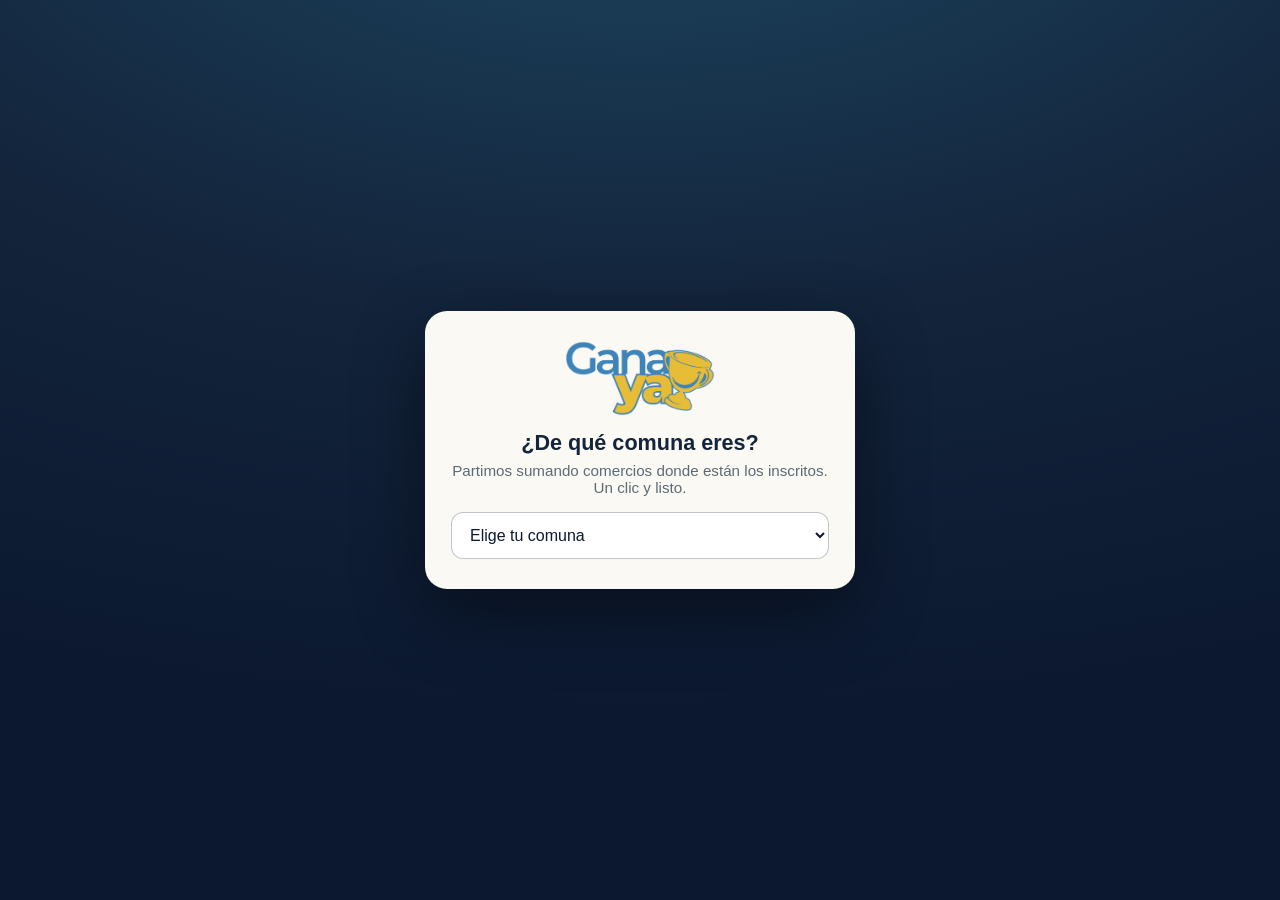
<file: comuna/index.html>
<!doctype html>
<html lang="es">
<head>
  <meta charset="utf-8">
  <meta name="viewport" content="width=device-width, initial-scale=1">
  <title>¿De qué comuna eres? · GanaYa</title>
  <meta name="robots" content="noindex">
  <link rel="icon" href="/assets/favicon.png">
  <style>
    * { box-sizing: border-box; }
    body { font-family: -apple-system, 'Avenir Next', 'Helvetica Neue', Arial, sans-serif; }
    html, body.comuna-page { margin: 0; padding: 0; width: 100%; }
    body.comuna-page { min-height: 100vh; display: flex; align-items: center; justify-content: center;
      padding: 24px; box-sizing: border-box; background: radial-gradient(ellipse 130% 100% at 50% -20%, #1E4763 0%, #13243B 55%, #0B1830 100%); }
    .comuna-card { width: 100%; max-width: 430px; margin: 0 auto; background: #FBF9F4; border-radius: 22px;
      padding: 30px 26px; text-align: center; box-shadow: 0 24px 70px rgba(0,0,0,.45); }
    .comuna-card img { width: 150px; margin: 0 auto 14px; display: block; }
    .comuna-card h1 { font-size: 1.35rem; color: #13243B; margin: 0 0 6px; }
    .comuna-card p { color: #5b6b76; font-size: .95rem; margin: 0 0 16px; }
    .comuna-card select { width: 100%; padding: 13px 14px; border-radius: 12px; font-size: 1rem;
      border: 1.5px solid rgba(11,24,48,.25); background: #fff; color: #0B1830; }
    .comuna-card .gracias { font-weight: 800; color: #13243B; font-size: 1.1rem; margin: 8px 0 4px; }
    .comuna-card a.ig { color: #2C6690; font-weight: 700; text-decoration: none; }
    .comuna-extra { display: none; margin-top: 12px; }
    .comuna-extra.on { display: block; }
    .comuna-extra input { width: 100%; padding: 13px 14px; border-radius: 12px; font-size: 1rem;
      border: 1.5px solid rgba(11,24,48,.25); background: #fff; color: #0B1830; }
    .comuna-extra button, [data-comuna-retry] { width: 100%; margin-top: 10px; padding: 13px 14px; border: 0; cursor: pointer;
      border-radius: 12px; font-size: 1rem; font-weight: 800; background: #13243B; color: #FBF9F4; }
  </style>
</head>
<body class="comuna-page">
  <div class="comuna-card" id="card">
    <img src="/assets/logo.png" alt="GanaYa">
    <h1>¿De qué comuna eres?</h1>
    <p>Partimos sumando comercios donde están los inscritos. Un clic y listo.</p>
    <select id="sel" aria-label="Tu comuna">
      <option value="" selected disabled>Elige tu comuna</option>
    </select>
    <div class="comuna-extra" id="extra">
      <input id="libre" type="text" maxlength="60" autocomplete="address-level2"
             placeholder="¿En qué ciudad o comuna?" aria-label="Tu ciudad o comuna">
      <button id="ok" type="button">Listo</button>
    </div>
    <div id="ts-comuna"></div>
    <p id="error" role="alert" hidden></p>
    <button id="retry" type="button" data-comuna-retry hidden>Reintentar</button>
  </div>
  <script src="/turnstile.js"></script>
  <script>
    const WEBHOOK = "https://script.google.com/macros/s/AKfycbw5A2Q9Q-ErMxAg7B-0aeqeRat_uGgXQkLNxZSRQQPJkv3dSA1fAtoxKQNgXKN3MrMI/exec";
    const COMUNAS = ["Buin","Cerro Navia","Colina","Conchalí","El Bosque","Estación Central",
      "Huechuraba","Independencia","La Cisterna","La Florida","La Granja","La Pintana","La Reina",
      "Lampa","Las Condes","Lo Espejo","Lo Prado","Macul","Maipú","Melipilla","Ñuñoa",
      "Padre Hurtado","Peñalolén","Providencia","Pudahuel","Puente Alto","Quilicura",
      "Quinta Normal","Recoleta","Renca","San Bernardo","San Joaquín","San Miguel",
      "Santiago Centro","Vitacura"];
    const sel = document.getElementById("sel");
    COMUNAS.forEach((c) => { const o = document.createElement("option"); o.value = o.textContent = c; sel.appendChild(o); });
    ["Otra comuna de Santiago", "Fuera de Santiago (regiones)"].forEach((c) => {
      const o = document.createElement("option"); o.value = o.textContent = c; sel.appendChild(o);
    });
    const email = new URLSearchParams(location.search).get("e") || "";
    const extra = document.getElementById("extra");
    const libre = document.getElementById("libre");
    const VAGAS = ["Otra comuna de Santiago", "Fuera de Santiago (regiones)"];

    const error = document.getElementById("error");
    const retry = document.getElementById("retry");
    const ok = document.getElementById("ok");
    // Turnstile (28/09/2026), voir /turnstile.js : sans lui, l'envoi part sans jeton et le webhook tranche.
    const ts = window.GanaYaTurnstile
      ? window.GanaYaTurnstile.crear(document.getElementById("ts-comuna"), "comuna")
      : { jeton: () => Promise.resolve(null), renovar() {} };
    let enviando = false, ultimaComuna = "";
    retry.addEventListener("click", () => enviar(ultimaComuna));

    async function enviar(comuna) {
      if (enviando) return;
      enviando = true;
      ultimaComuna = comuna;
      error.hidden = retry.hidden = true;
      sel.disabled = libre.disabled = ok.disabled = retry.disabled = true;
      try {
        const turnstile = await ts.jeton();
        const res = await fetch(WEBHOOK, {
          method: "POST",
          headers: { "Content-Type": "text/plain;charset=utf-8" },
          body: JSON.stringify(Object.assign({ tipo: "comuna", email, comuna }, turnstile ? { turnstile } : {})),
        });
        if (!res.ok) throw new Error("HTTP " + res.status);
        const resultado = await res.json();
        if (resultado && resultado.error === "captcha") throw new Error("captcha");
        if (!resultado || resultado.ok !== true) throw new Error("Webhook rechazado");
        document.getElementById("card").innerHTML =
        '<img src="/assets/logo.png" alt="GanaYa">' +
        '<p class="gracias">¡Gracias! Eso nos ayuda harto.</p>' +
        '<p>Vamos a partir por las comunas con más inscritos.</p>' +
        '<p><a class="ig" href="https://instagram.com/ganayalatam">Síguenos en Instagram → @ganayalatam</a></p>';
      } catch (e) {
        error.textContent = e && e.message === "captcha"
          ? "No pudimos verificar que eres una persona. Recarga la página e inténtalo de nuevo."
          : "Ups, algo falló. Inténtalo de nuevo.";
        error.hidden = retry.hidden = false;
        // Le jeton est consommé, même refusé : le reintento en demande un neuf.
        ts.renovar();
      } finally {
        enviando = false;
        sel.disabled = libre.disabled = ok.disabled = retry.disabled = false;
      }
    }

    sel.addEventListener("change", () => {
      if (!sel.value) return;
      if (VAGAS.indexOf(sel.value) === -1) { enviar(sel.value); return; }
      extra.classList.add("on");
      libre.focus();
    });

    document.getElementById("ok").addEventListener("click", () => {
      const txt = libre.value.trim();
      enviar(txt ? txt : sel.value);
    });
    libre.addEventListener("keydown", (e) => {
      if (e.key === "Enter") { e.preventDefault(); document.getElementById("ok").click(); }
    });
  </script>
</body>
</html>
</file>
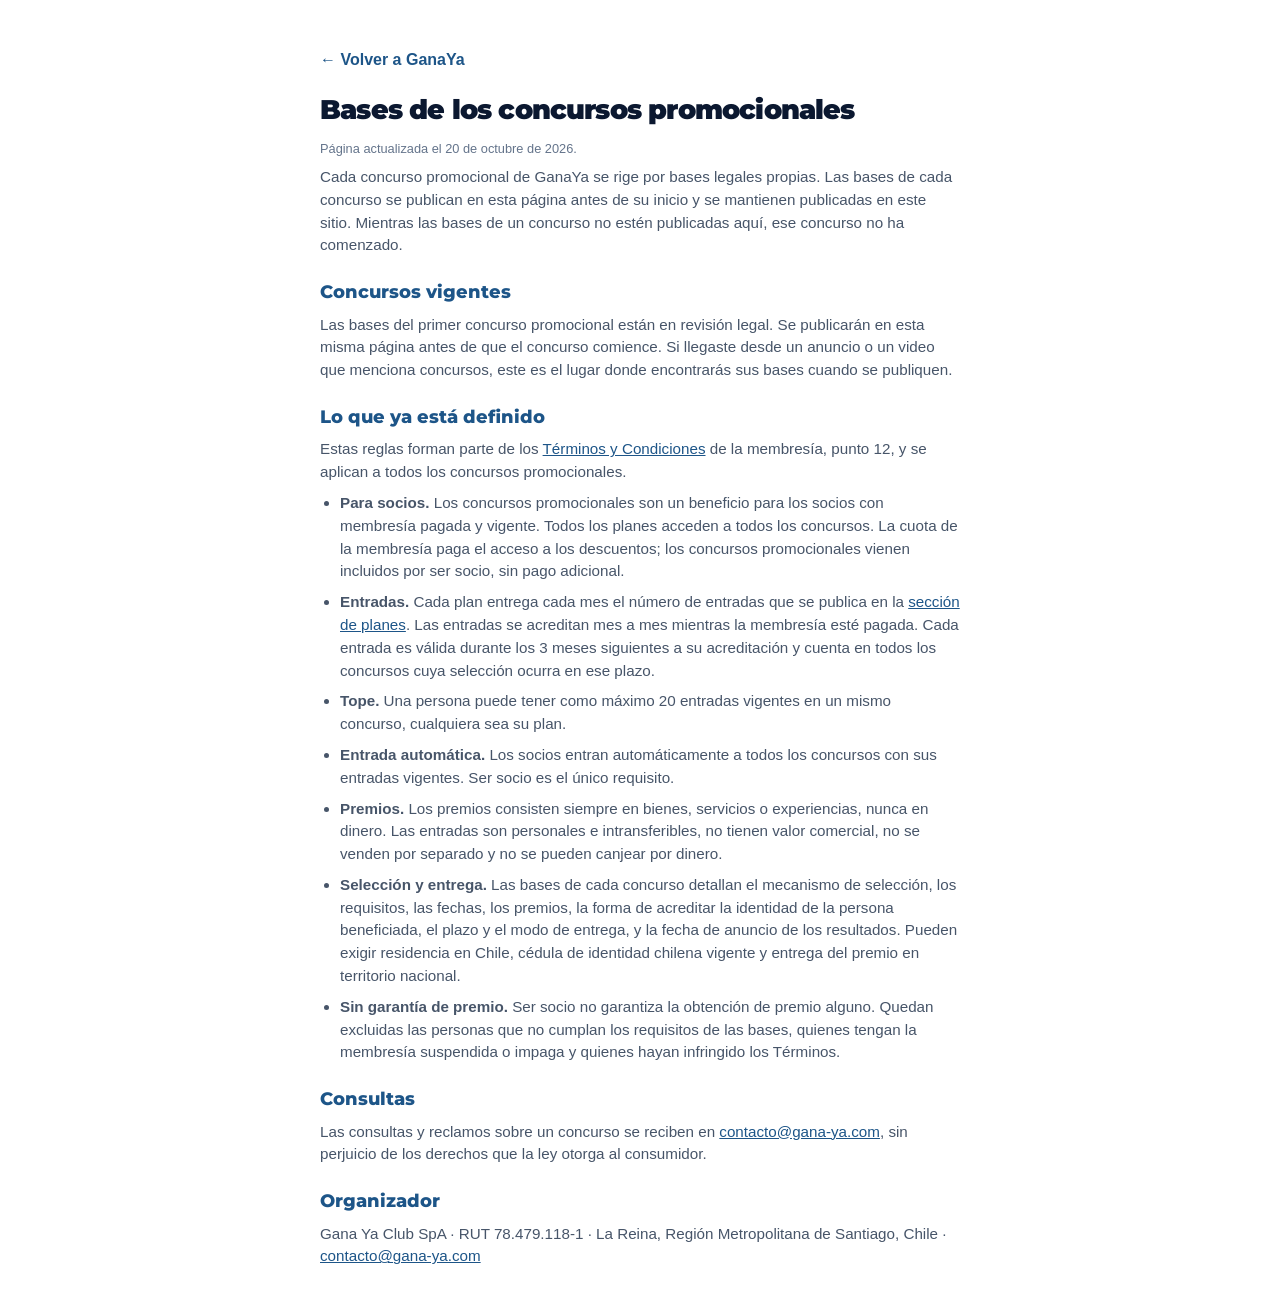
<file: bases.html>
<!doctype html>
<html lang="es-CL">
<head>
  <meta charset="utf-8">
  <meta name="viewport" content="width=device-width, initial-scale=1">
  <title>Bases de los concursos promocionales · GanaYa</title>
  <meta name="description" content="Bases legales de los concursos promocionales de GanaYa, publicadas en esta página antes del inicio de cada concurso.">
  <link rel="icon" type="image/png" sizes="32x32" href="assets/favicon.png">
  <link href="https://fonts.googleapis.com/css2?family=Montserrat:wght@400;700;800&display=swap" rel="stylesheet">
  <link rel="stylesheet" href="styles.css">
</head>
<body>
  <main class="legal">
    <a class="volver" href="index.html">← Volver a GanaYa</a>
    <h1>Bases de los concursos promocionales</h1>
    <p class="fecha">Página actualizada el 20 de octubre de 2026.</p>

    <p>Cada concurso promocional de GanaYa se rige por bases legales propias. Las bases de cada
      concurso se publican en esta página antes de su inicio y se mantienen publicadas en este
      sitio.
      Mientras las bases de un concurso no estén publicadas aquí, ese concurso no ha comenzado.</p>

    <h2>Concursos vigentes</h2>
    <p>Las bases del primer concurso promocional están en revisión legal. Se publicarán en esta
      misma página antes de que el concurso comience. Si llegaste desde un anuncio o un video que menciona concursos, este es el lugar
      donde encontrarás sus bases cuando se publiquen.</p>

    <h2>Lo que ya está definido</h2>
    <p>Estas reglas forman parte de los <a href="terminos.html">Términos y Condiciones</a> de la
      membresía, punto 12, y se aplican a todos los concursos promocionales.</p>
    <ul>
      <li><strong>Para socios.</strong> Los concursos promocionales son un beneficio para los
        socios con membresía pagada y vigente. Todos los planes acceden a todos los concursos. La
        cuota de la membresía paga el acceso a los descuentos; los concursos promocionales vienen
        incluidos por ser socio, sin pago adicional.</li>
      <li><strong>Entradas.</strong> Cada plan entrega cada mes el número de entradas que se
        publica en la <a href="https://app.gana-ya.com/precios">sección de planes</a>. Las
        entradas se acreditan mes a mes mientras la membresía esté pagada. Cada entrada es
        válida durante los 3 meses siguientes a su acreditación y cuenta en todos los concursos
        cuya selección ocurra en ese plazo.</li>
      <li><strong>Tope.</strong> Una persona puede tener como máximo 20 entradas vigentes en un
        mismo concurso, cualquiera sea su plan.</li>
      <li><strong>Entrada automática.</strong> Los socios entran automáticamente a todos los
        concursos con sus entradas vigentes. Ser socio es el único requisito.</li>
      <li><strong>Premios.</strong> Los premios consisten siempre en bienes, servicios o
        experiencias, nunca en dinero. Las entradas son personales e intransferibles, no tienen
        valor comercial, no se venden por separado y no se pueden canjear por dinero.</li>
      <li><strong>Selección y entrega.</strong> Las bases de cada concurso detallan el mecanismo
        de selección, los requisitos, las fechas, los premios, la forma de acreditar la identidad
        de la persona beneficiada, el plazo y el modo de entrega, y la fecha de anuncio de los resultados. Pueden exigir residencia en Chile, cédula de identidad chilena
        vigente y entrega del premio en territorio nacional.</li>
      <li><strong>Sin garantía de premio.</strong> Ser socio no garantiza la obtención de premio
        alguno. Quedan excluidas las personas que no cumplan los requisitos de las bases, quienes
        tengan la membresía suspendida o impaga y quienes hayan infringido los Términos.</li>
    </ul>

    <h2>Consultas</h2>
    <p>Las consultas y reclamos sobre un concurso se reciben en
      <a href="mailto:contacto@gana-ya.com">contacto@gana-ya.com</a>, sin perjuicio de los derechos
      que la ley otorga al consumidor.</p>

    <h2>Organizador</h2>
    <p>Gana Ya Club SpA · RUT 78.479.118-1 · La Reina, Región Metropolitana de Santiago, Chile ·
      <a href="mailto:contacto@gana-ya.com">contacto@gana-ya.com</a></p>
  </main>
</body>
</html>
</file>
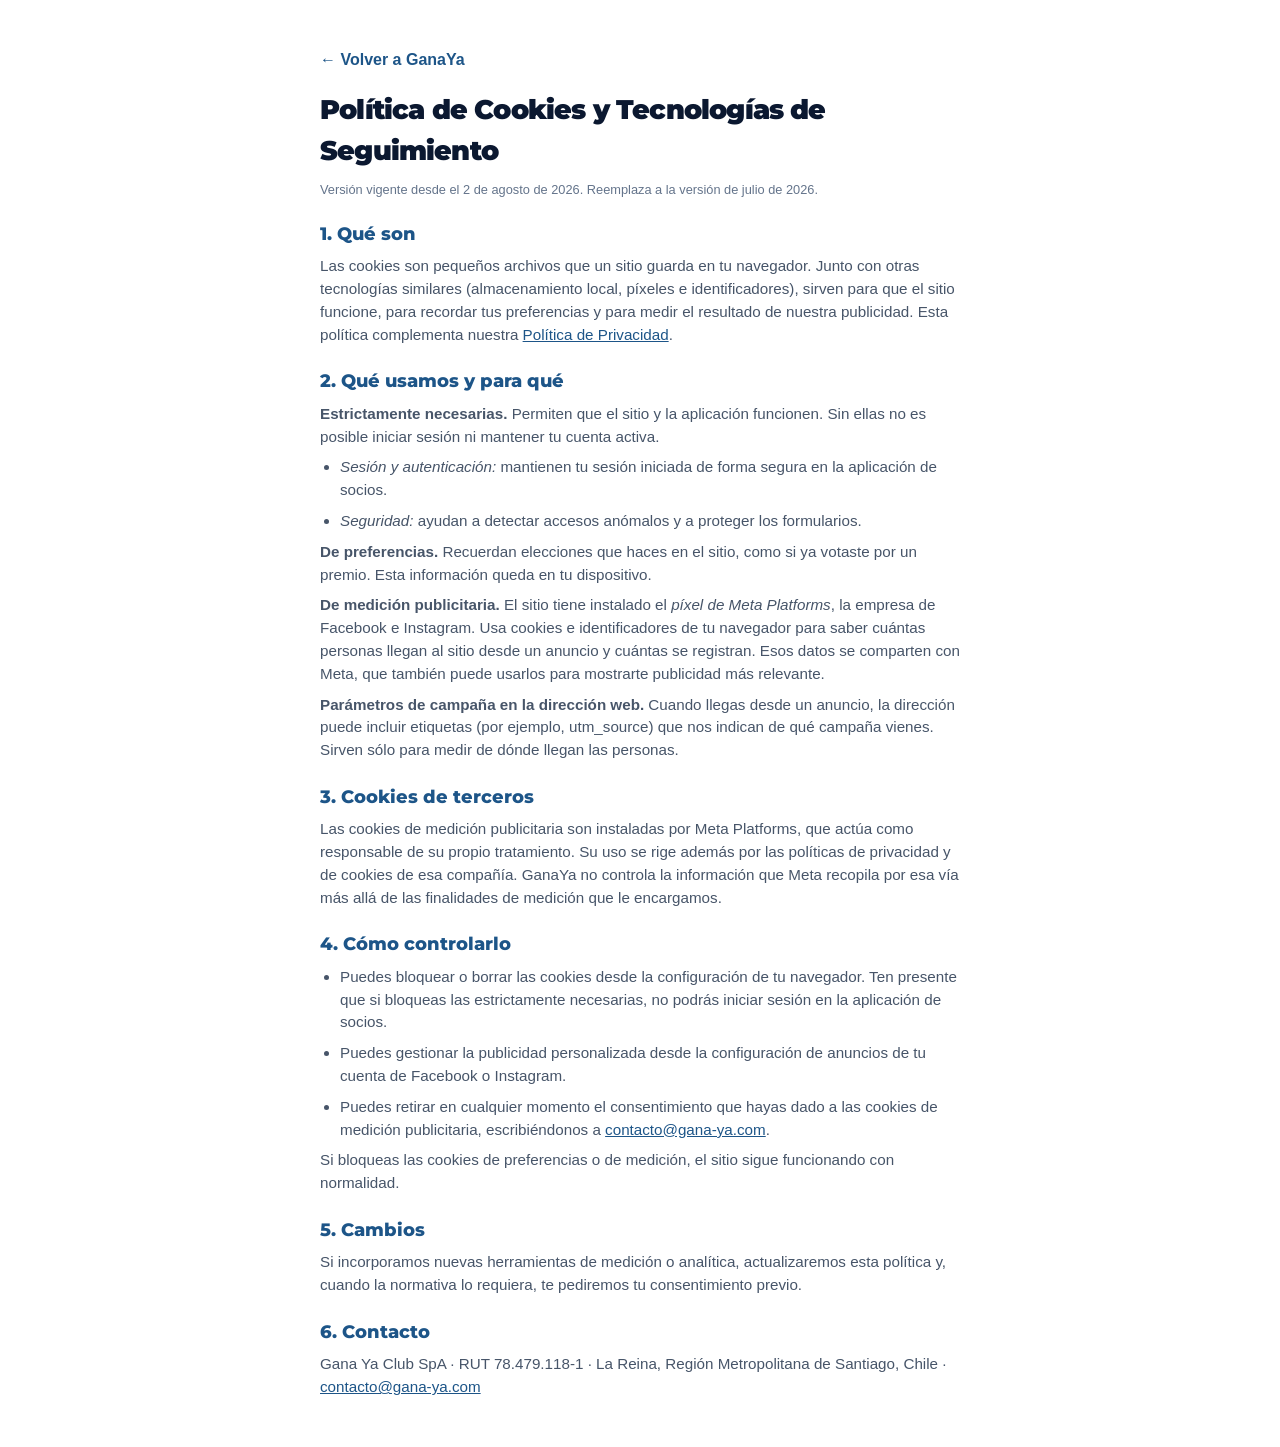
<file: cookies.html>
<!doctype html>
<html lang="es-CL">
<head>
  <meta charset="utf-8">
  <meta name="viewport" content="width=device-width, initial-scale=1">
  <title>Política de Cookies · GanaYa</title>
  <meta name="robots" content="noindex">
  <link rel="icon" type="image/png" sizes="32x32" href="assets/favicon.png">
  <link href="https://fonts.googleapis.com/css2?family=Montserrat:wght@400;700;800&display=swap" rel="stylesheet">
  <link rel="stylesheet" href="styles.css">
</head>
<body>
  <main class="legal">
    <a class="volver" href="index.html">← Volver a GanaYa</a>
    <h1>Política de Cookies y Tecnologías de Seguimiento</h1>
    <p class="fecha">Versión vigente desde el 2 de agosto de 2026. Reemplaza a la versión de julio de 2026.</p>

    <h2>1. Qué son</h2>
    <p>Las cookies son pequeños archivos que un sitio guarda en tu navegador. Junto con
      otras tecnologías similares (almacenamiento local, píxeles e identificadores), sirven
      para que el sitio funcione, para recordar tus preferencias y para medir el resultado
      de nuestra publicidad. Esta política complementa nuestra
      <a href="privacidad.html">Política de Privacidad</a>.</p>

    <h2>2. Qué usamos y para qué</h2>
    <p><strong>Estrictamente necesarias.</strong> Permiten que el sitio y la aplicación
      funcionen. Sin ellas no es posible iniciar sesión ni mantener tu cuenta activa.</p>
    <ul>
      <li><em>Sesión y autenticación:</em> mantienen tu sesión iniciada de forma segura en la
        aplicación de socios.</li>
      <li><em>Seguridad:</em> ayudan a detectar accesos anómalos y a proteger los formularios.</li>
    </ul>
    <p><strong>De preferencias.</strong> Recuerdan elecciones que haces en el sitio, como si
      ya votaste por un premio. Esta información queda en tu dispositivo.</p>
    <p><strong>De medición publicitaria.</strong> El sitio tiene instalado el
      <em>píxel de Meta Platforms</em>, la empresa de Facebook e Instagram. Usa cookies e
      identificadores de tu navegador para saber cuántas personas llegan al sitio desde un
      anuncio y cuántas se registran. Esos datos se comparten con Meta, que también puede
      usarlos para mostrarte publicidad más relevante.</p>
    <p><strong>Parámetros de campaña en la dirección web.</strong> Cuando llegas desde un
      anuncio, la dirección puede incluir etiquetas (por ejemplo, utm_source) que nos
      indican de qué campaña vienes. Sirven sólo para medir de dónde llegan las personas.</p>

    <h2>3. Cookies de terceros</h2>
    <p>Las cookies de medición publicitaria son instaladas por Meta Platforms, que actúa como
      responsable de su propio tratamiento. Su uso se rige además por las políticas de
      privacidad y de cookies de esa compañía. GanaYa no controla la información que Meta
      recopila por esa vía más allá de las finalidades de medición que le encargamos.</p>

    <h2>4. Cómo controlarlo</h2>
    <ul>
      <li>Puedes bloquear o borrar las cookies desde la configuración de tu navegador. Ten
        presente que si bloqueas las estrictamente necesarias, no podrás iniciar sesión en la
        aplicación de socios.</li>
      <li>Puedes gestionar la publicidad personalizada desde la configuración de anuncios de
        tu cuenta de Facebook o Instagram.</li>
      <li>Puedes retirar en cualquier momento el consentimiento que hayas dado a las cookies
        de medición publicitaria, escribiéndonos a
        <a href="mailto:contacto@gana-ya.com">contacto@gana-ya.com</a>.</li>
    </ul>
    <p>Si bloqueas las cookies de preferencias o de medición, el sitio sigue funcionando con
      normalidad.</p>

    <h2>5. Cambios</h2>
    <p>Si incorporamos nuevas herramientas de medición o analítica, actualizaremos esta
      política y, cuando la normativa lo requiera, te pediremos tu consentimiento previo.</p>

    <h2>6. Contacto</h2>
    <p>Gana Ya Club SpA · RUT 78.479.118-1 · La Reina, Región Metropolitana de Santiago, Chile ·
      <a href="mailto:contacto@gana-ya.com">contacto@gana-ya.com</a></p>
  </main>
</body>
</html>
</file>
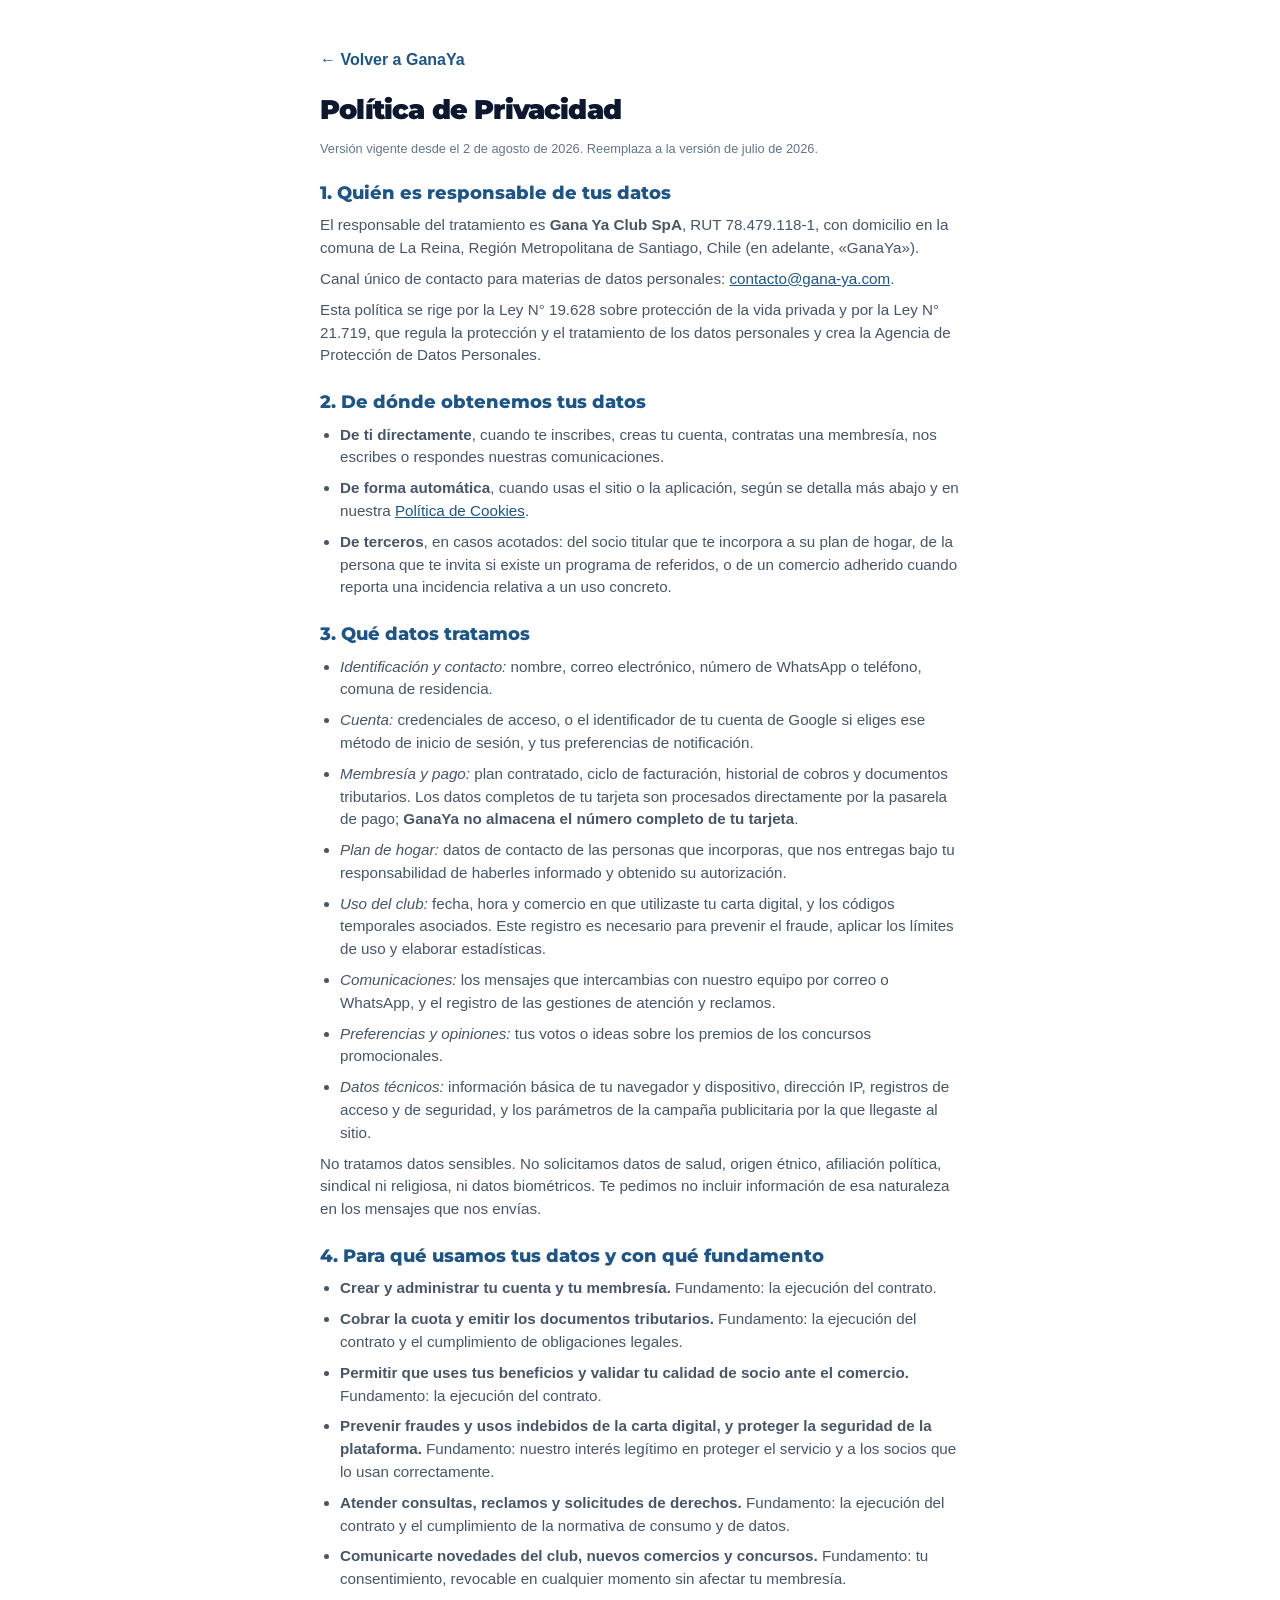
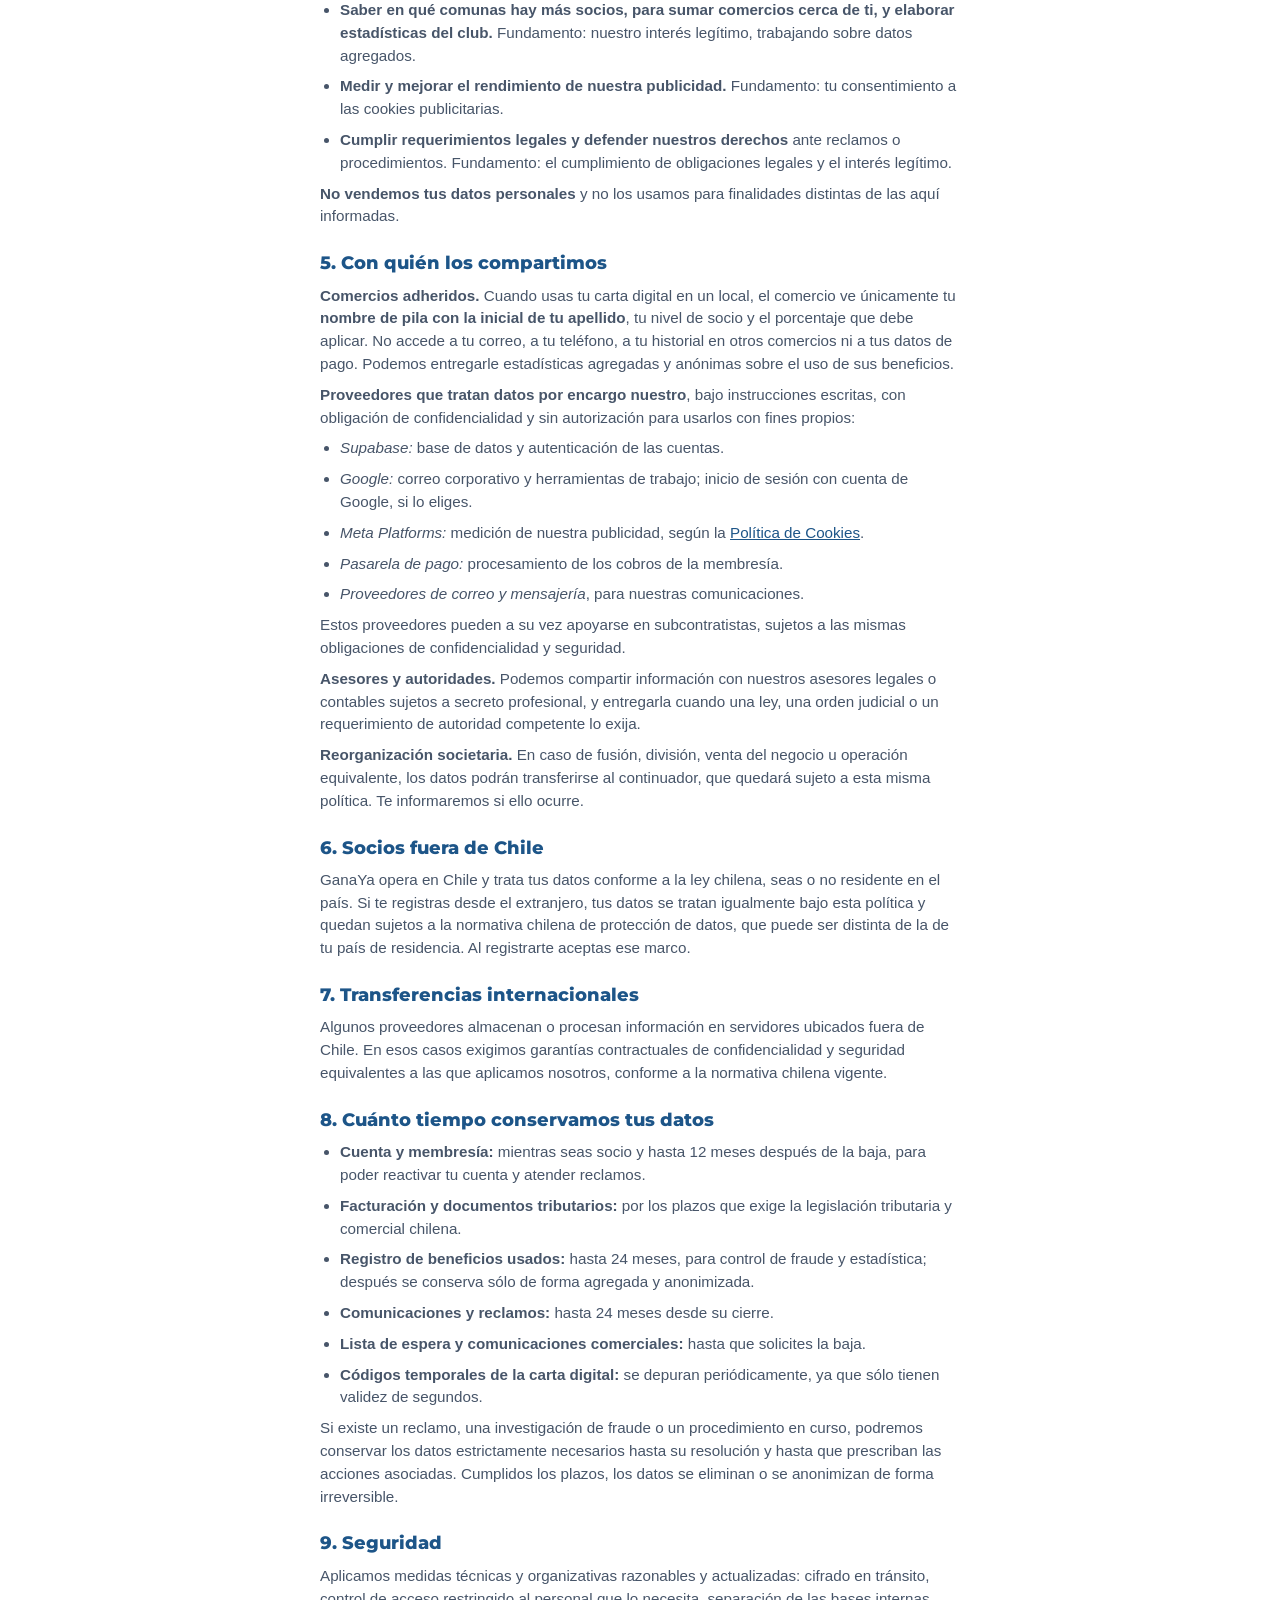
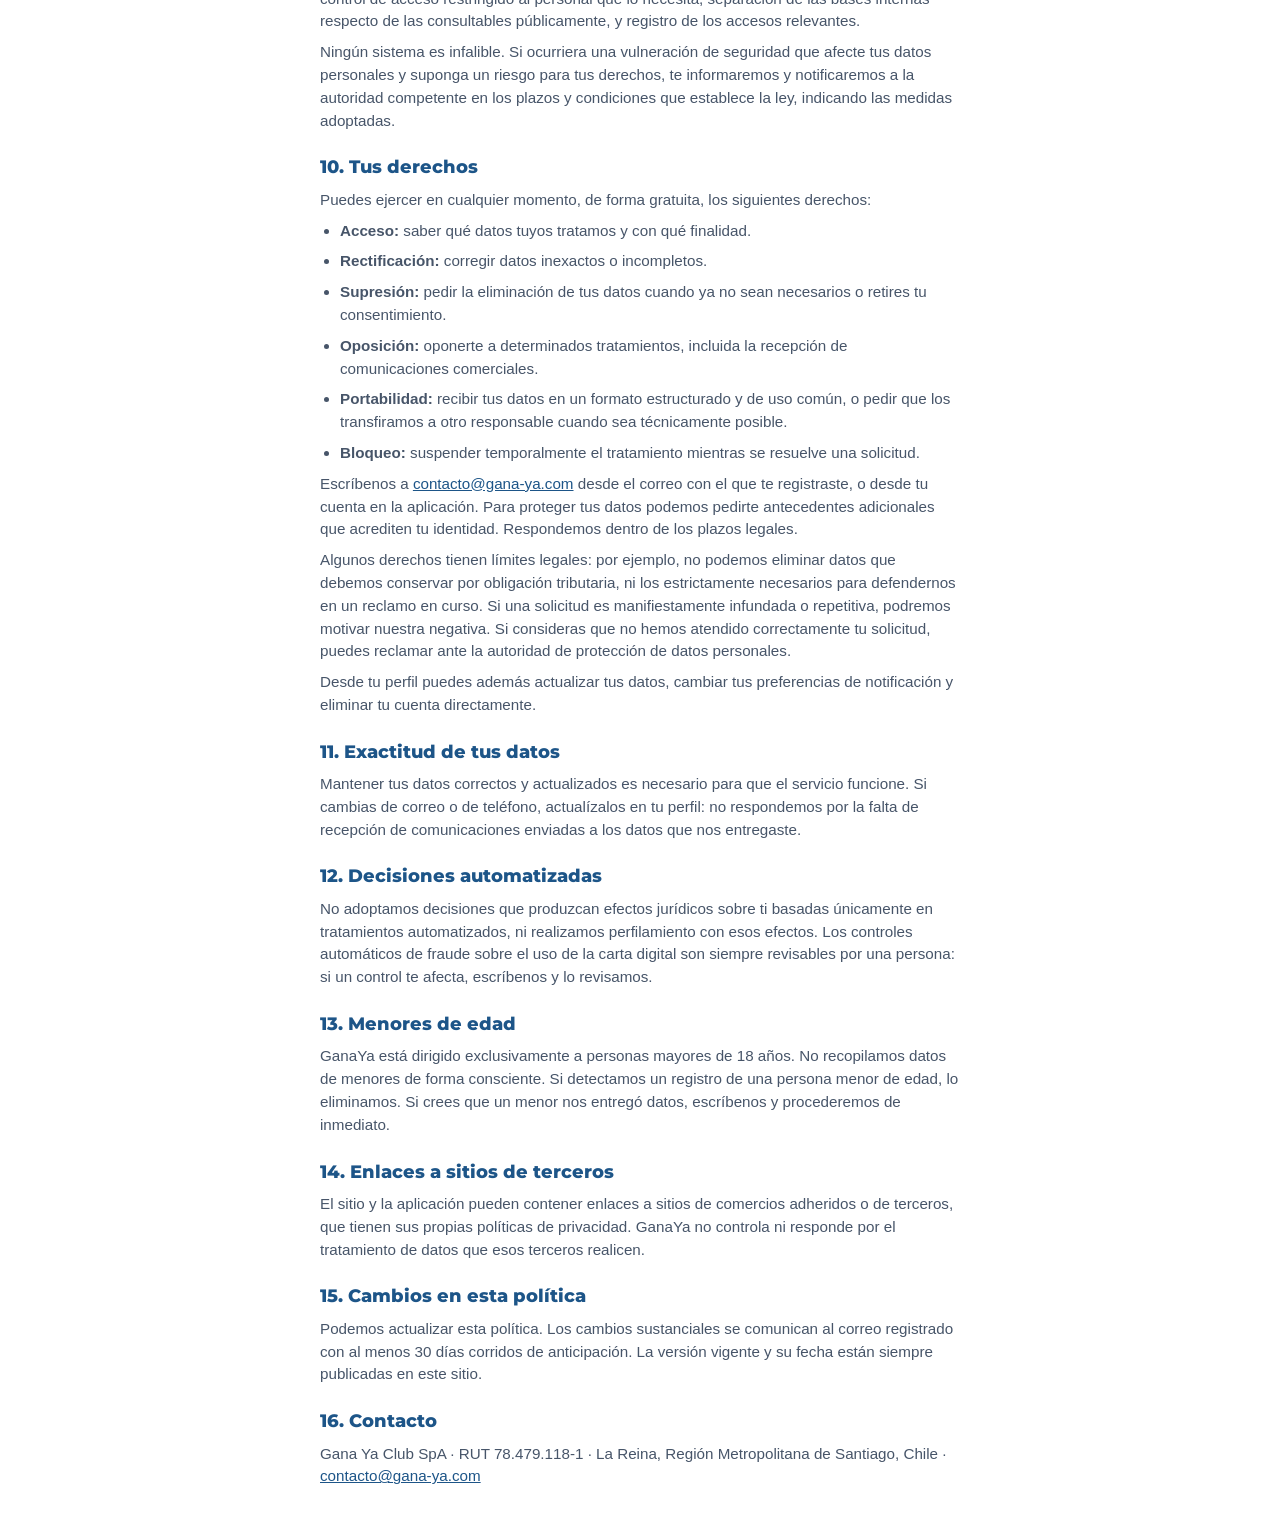
<file: privacidad.html>
<!doctype html>
<html lang="es-CL">
<head>
  <meta charset="utf-8">
  <meta name="viewport" content="width=device-width, initial-scale=1">
  <title>Política de Privacidad · GanaYa</title>
  <meta name="robots" content="noindex">
  <link rel="icon" type="image/png" sizes="32x32" href="assets/favicon.png">
  <link href="https://fonts.googleapis.com/css2?family=Montserrat:wght@400;700;800&display=swap" rel="stylesheet">
  <link rel="stylesheet" href="styles.css">
</head>
<body>
  <main class="legal">
    <a class="volver" href="index.html">← Volver a GanaYa</a>
    <h1>Política de Privacidad</h1>
    <p class="fecha">Versión vigente desde el 2 de agosto de 2026. Reemplaza a la versión de julio de 2026.</p>

    <h2>1. Quién es responsable de tus datos</h2>
    <p>El responsable del tratamiento es <strong>Gana Ya Club SpA</strong>,
      RUT 78.479.118-1, con domicilio en la comuna de La Reina, Región Metropolitana de Santiago, Chile
      (en adelante, «GanaYa»).</p>
    <p>Canal único de contacto para materias de datos personales:
      <a href="mailto:contacto@gana-ya.com">contacto@gana-ya.com</a>.</p>
    <p>Esta política se rige por la Ley N° 19.628 sobre protección de la vida privada y por la
      Ley N° 21.719, que regula la protección y el tratamiento de los datos personales y crea
      la Agencia de Protección de Datos Personales.</p>

    <h2>2. De dónde obtenemos tus datos</h2>
    <ul>
      <li><strong>De ti directamente</strong>, cuando te inscribes, creas tu cuenta, contratas
        una membresía, nos escribes o respondes nuestras comunicaciones.</li>
      <li><strong>De forma automática</strong>, cuando usas el sitio o la aplicación, según se
        detalla más abajo y en nuestra <a href="cookies.html">Política de Cookies</a>.</li>
      <li><strong>De terceros</strong>, en casos acotados: del socio titular que te incorpora
        a su plan de hogar, de la persona que te invita si existe un programa de referidos, o
        de un comercio adherido cuando reporta una incidencia relativa a un uso concreto.</li>
    </ul>

    <h2>3. Qué datos tratamos</h2>
    <ul>
      <li><em>Identificación y contacto:</em> nombre, correo electrónico, número de WhatsApp o
        teléfono, comuna de residencia.</li>
      <li><em>Cuenta:</em> credenciales de acceso, o el identificador de tu cuenta de Google si
        eliges ese método de inicio de sesión, y tus preferencias de notificación.</li>
      <li><em>Membresía y pago:</em> plan contratado, ciclo de facturación, historial de cobros
        y documentos tributarios. Los datos completos de tu tarjeta son procesados directamente
        por la pasarela de pago; <strong>GanaYa no almacena el número completo de tu
        tarjeta</strong>.</li>
      <li><em>Plan de hogar:</em> datos de contacto de las personas que incorporas, que nos
        entregas bajo tu responsabilidad de haberles informado y obtenido su autorización.</li>
      <li><em>Uso del club:</em> fecha, hora y comercio en que utilizaste tu carta digital, y
        los códigos temporales asociados. Este registro es necesario para prevenir el fraude,
        aplicar los límites de uso y elaborar estadísticas.</li>
      <li><em>Comunicaciones:</em> los mensajes que intercambias con nuestro equipo por correo
        o WhatsApp, y el registro de las gestiones de atención y reclamos.</li>
      <li><em>Preferencias y opiniones:</em> tus votos o ideas sobre los premios de los
        concursos promocionales.</li>
      <li><em>Datos técnicos:</em> información básica de tu navegador y dispositivo, dirección
        IP, registros de acceso y de seguridad, y los parámetros de la campaña publicitaria por
        la que llegaste al sitio.</li>
    </ul>
    <p>No tratamos datos sensibles. No solicitamos datos de salud, origen étnico, afiliación
      política, sindical ni religiosa, ni datos biométricos. Te pedimos no incluir información
      de esa naturaleza en los mensajes que nos envías.</p>

    <h2>4. Para qué usamos tus datos y con qué fundamento</h2>
    <ul>
      <li><strong>Crear y administrar tu cuenta y tu membresía.</strong> Fundamento: la
        ejecución del contrato.</li>
      <li><strong>Cobrar la cuota y emitir los documentos tributarios.</strong> Fundamento: la
        ejecución del contrato y el cumplimiento de obligaciones legales.</li>
      <li><strong>Permitir que uses tus beneficios y validar tu calidad de socio ante el
        comercio.</strong> Fundamento: la ejecución del contrato.</li>
      <li><strong>Prevenir fraudes y usos indebidos de la carta digital, y proteger la
        seguridad de la plataforma.</strong> Fundamento: nuestro interés legítimo en proteger
        el servicio y a los socios que lo usan correctamente.</li>
      <li><strong>Atender consultas, reclamos y solicitudes de derechos.</strong> Fundamento: la
        ejecución del contrato y el cumplimiento de la normativa de consumo y de datos.</li>
      <li><strong>Comunicarte novedades del club, nuevos comercios y concursos.</strong>
        Fundamento: tu consentimiento, revocable en cualquier momento sin afectar tu
        membresía.</li>
      <li><strong>Saber en qué comunas hay más socios, para sumar comercios cerca de ti, y
        elaborar estadísticas del club.</strong> Fundamento: nuestro interés legítimo,
        trabajando sobre datos agregados.</li>
      <li><strong>Medir y mejorar el rendimiento de nuestra publicidad.</strong> Fundamento: tu
        consentimiento a las cookies publicitarias.</li>
      <li><strong>Cumplir requerimientos legales y defender nuestros derechos</strong> ante
        reclamos o procedimientos. Fundamento: el cumplimiento de obligaciones legales y el
        interés legítimo.</li>
    </ul>
    <p><strong>No vendemos tus datos personales</strong> y no los usamos para finalidades
      distintas de las aquí informadas.</p>

    <h2>5. Con quién los compartimos</h2>
    <p><strong>Comercios adheridos.</strong> Cuando usas tu carta digital en un local, el
      comercio ve únicamente tu <strong>nombre de pila con la inicial de tu apellido</strong>,
      tu nivel de socio y el porcentaje que debe aplicar. No accede a tu correo, a tu teléfono,
      a tu historial en otros comercios ni a tus datos de pago. Podemos entregarle estadísticas
      agregadas y anónimas sobre el uso de sus beneficios.</p>
    <p><strong>Proveedores que tratan datos por encargo nuestro</strong>, bajo instrucciones
      escritas, con obligación de confidencialidad y sin autorización para usarlos con fines
      propios:</p>
    <ul>
      <li><em>Supabase:</em> base de datos y autenticación de las cuentas.</li>
      <li><em>Google:</em> correo corporativo y herramientas de trabajo; inicio de sesión con
        cuenta de Google, si lo eliges.</li>
      <li><em>Meta Platforms:</em> medición de nuestra publicidad, según la
        <a href="cookies.html">Política de Cookies</a>.</li>
      <li><em>Pasarela de pago:</em> procesamiento de los cobros de la membresía.</li>
      <li><em>Proveedores de correo y mensajería</em>, para nuestras comunicaciones.</li>
    </ul>
    <p>Estos proveedores pueden a su vez apoyarse en subcontratistas, sujetos a las mismas
      obligaciones de confidencialidad y seguridad.</p>
    <p><strong>Asesores y autoridades.</strong> Podemos compartir información con nuestros
      asesores legales o contables sujetos a secreto profesional, y entregarla cuando una ley,
      una orden judicial o un requerimiento de autoridad competente lo exija.</p>
    <p><strong>Reorganización societaria.</strong> En caso de fusión, división, venta del
      negocio u operación equivalente, los datos podrán transferirse al continuador, que quedará
      sujeto a esta misma política. Te informaremos si ello ocurre.</p>

    <h2>6. Socios fuera de Chile</h2>
    <p>GanaYa opera en Chile y trata tus datos conforme a la ley chilena, seas o no residente
      en el país. Si te registras desde el extranjero, tus datos se tratan igualmente bajo esta
      política y quedan sujetos a la normativa chilena de protección de datos, que puede ser
      distinta de la de tu país de residencia. Al registrarte aceptas ese marco.</p>

    <h2>7. Transferencias internacionales</h2>
    <p>Algunos proveedores almacenan o procesan información en servidores ubicados fuera de
      Chile. En esos casos exigimos garantías contractuales de confidencialidad y seguridad
      equivalentes a las que aplicamos nosotros, conforme a la normativa chilena vigente.</p>

    <h2>8. Cuánto tiempo conservamos tus datos</h2>
    <ul>
      <li><strong>Cuenta y membresía:</strong> mientras seas socio y hasta 12 meses después de
        la baja, para poder reactivar tu cuenta y atender reclamos.</li>
      <li><strong>Facturación y documentos tributarios:</strong> por los plazos que exige la
        legislación tributaria y comercial chilena.</li>
      <li><strong>Registro de beneficios usados:</strong> hasta 24 meses, para control de fraude
        y estadística; después se conserva sólo de forma agregada y anonimizada.</li>
      <li><strong>Comunicaciones y reclamos:</strong> hasta 24 meses desde su cierre.</li>
      <li><strong>Lista de espera y comunicaciones comerciales:</strong> hasta que solicites la
        baja.</li>
      <li><strong>Códigos temporales de la carta digital:</strong> se depuran periódicamente,
        ya que sólo tienen validez de segundos.</li>
    </ul>
    <p>Si existe un reclamo, una investigación de fraude o un procedimiento en curso, podremos
      conservar los datos estrictamente necesarios hasta su resolución y hasta que prescriban
      las acciones asociadas. Cumplidos los plazos, los datos se eliminan o se anonimizan de
      forma irreversible.</p>

    <h2>9. Seguridad</h2>
    <p>Aplicamos medidas técnicas y organizativas razonables y actualizadas: cifrado en
      tránsito, control de acceso restringido al personal que lo necesita, separación de las
      bases internas respecto de las consultables públicamente, y registro de los accesos
      relevantes.</p>
    <p>Ningún sistema es infalible. Si ocurriera una vulneración de seguridad que afecte tus
      datos personales y suponga un riesgo para tus derechos, te informaremos y notificaremos a
      la autoridad competente en los plazos y condiciones que establece la ley, indicando las
      medidas adoptadas.</p>

    <h2>10. Tus derechos</h2>
    <p>Puedes ejercer en cualquier momento, de forma gratuita, los siguientes derechos:</p>
    <ul>
      <li><strong>Acceso:</strong> saber qué datos tuyos tratamos y con qué finalidad.</li>
      <li><strong>Rectificación:</strong> corregir datos inexactos o incompletos.</li>
      <li><strong>Supresión:</strong> pedir la eliminación de tus datos cuando ya no sean
        necesarios o retires tu consentimiento.</li>
      <li><strong>Oposición:</strong> oponerte a determinados tratamientos, incluida la
        recepción de comunicaciones comerciales.</li>
      <li><strong>Portabilidad:</strong> recibir tus datos en un formato estructurado y de uso
        común, o pedir que los transfiramos a otro responsable cuando sea técnicamente
        posible.</li>
      <li><strong>Bloqueo:</strong> suspender temporalmente el tratamiento mientras se resuelve
        una solicitud.</li>
    </ul>
    <p>Escríbenos a <a href="mailto:contacto@gana-ya.com">contacto@gana-ya.com</a> desde el
      correo con el que te registraste, o desde tu cuenta en la aplicación. Para proteger tus
      datos podemos pedirte antecedentes adicionales que acrediten tu identidad. Respondemos
      dentro de los plazos legales.</p>
    <p>Algunos derechos tienen límites legales: por ejemplo, no podemos eliminar datos que
      debemos conservar por obligación tributaria, ni los estrictamente necesarios para
      defendernos en un reclamo en curso. Si una solicitud es manifiestamente infundada o
      repetitiva, podremos motivar nuestra negativa. Si consideras que no hemos atendido
      correctamente tu solicitud, puedes reclamar ante la autoridad de protección de datos
      personales.</p>
    <p>Desde tu perfil puedes además actualizar tus datos, cambiar tus preferencias de
      notificación y eliminar tu cuenta directamente.</p>

    <h2>11. Exactitud de tus datos</h2>
    <p>Mantener tus datos correctos y actualizados es necesario para que el servicio funcione.
      Si cambias de correo o de teléfono, actualízalos en tu perfil: no respondemos por la
      falta de recepción de comunicaciones enviadas a los datos que nos entregaste.</p>

    <h2>12. Decisiones automatizadas</h2>
    <p>No adoptamos decisiones que produzcan efectos jurídicos sobre ti basadas únicamente en
      tratamientos automatizados, ni realizamos perfilamiento con esos efectos. Los controles
      automáticos de fraude sobre el uso de la carta digital son siempre revisables por una
      persona: si un control te afecta, escríbenos y lo revisamos.</p>

    <h2>13. Menores de edad</h2>
    <p>GanaYa está dirigido exclusivamente a personas mayores de 18 años. No recopilamos datos
      de menores de forma consciente. Si detectamos un registro de una persona menor de edad, lo
      eliminamos. Si crees que un menor nos entregó datos, escríbenos y procederemos de
      inmediato.</p>

    <h2>14. Enlaces a sitios de terceros</h2>
    <p>El sitio y la aplicación pueden contener enlaces a sitios de comercios adheridos o de
      terceros, que tienen sus propias políticas de privacidad. GanaYa no controla ni responde
      por el tratamiento de datos que esos terceros realicen.</p>

    <h2>15. Cambios en esta política</h2>
    <p>Podemos actualizar esta política. Los cambios sustanciales se comunican al correo
      registrado con al menos 30 días corridos de anticipación. La versión vigente y su fecha
      están siempre publicadas en este sitio.</p>

    <h2>16. Contacto</h2>
    <p>Gana Ya Club SpA · RUT 78.479.118-1 · La Reina, Región Metropolitana de
      Santiago, Chile · <a href="mailto:contacto@gana-ya.com">contacto@gana-ya.com</a></p>
  </main>
</body>
</html>
</file>
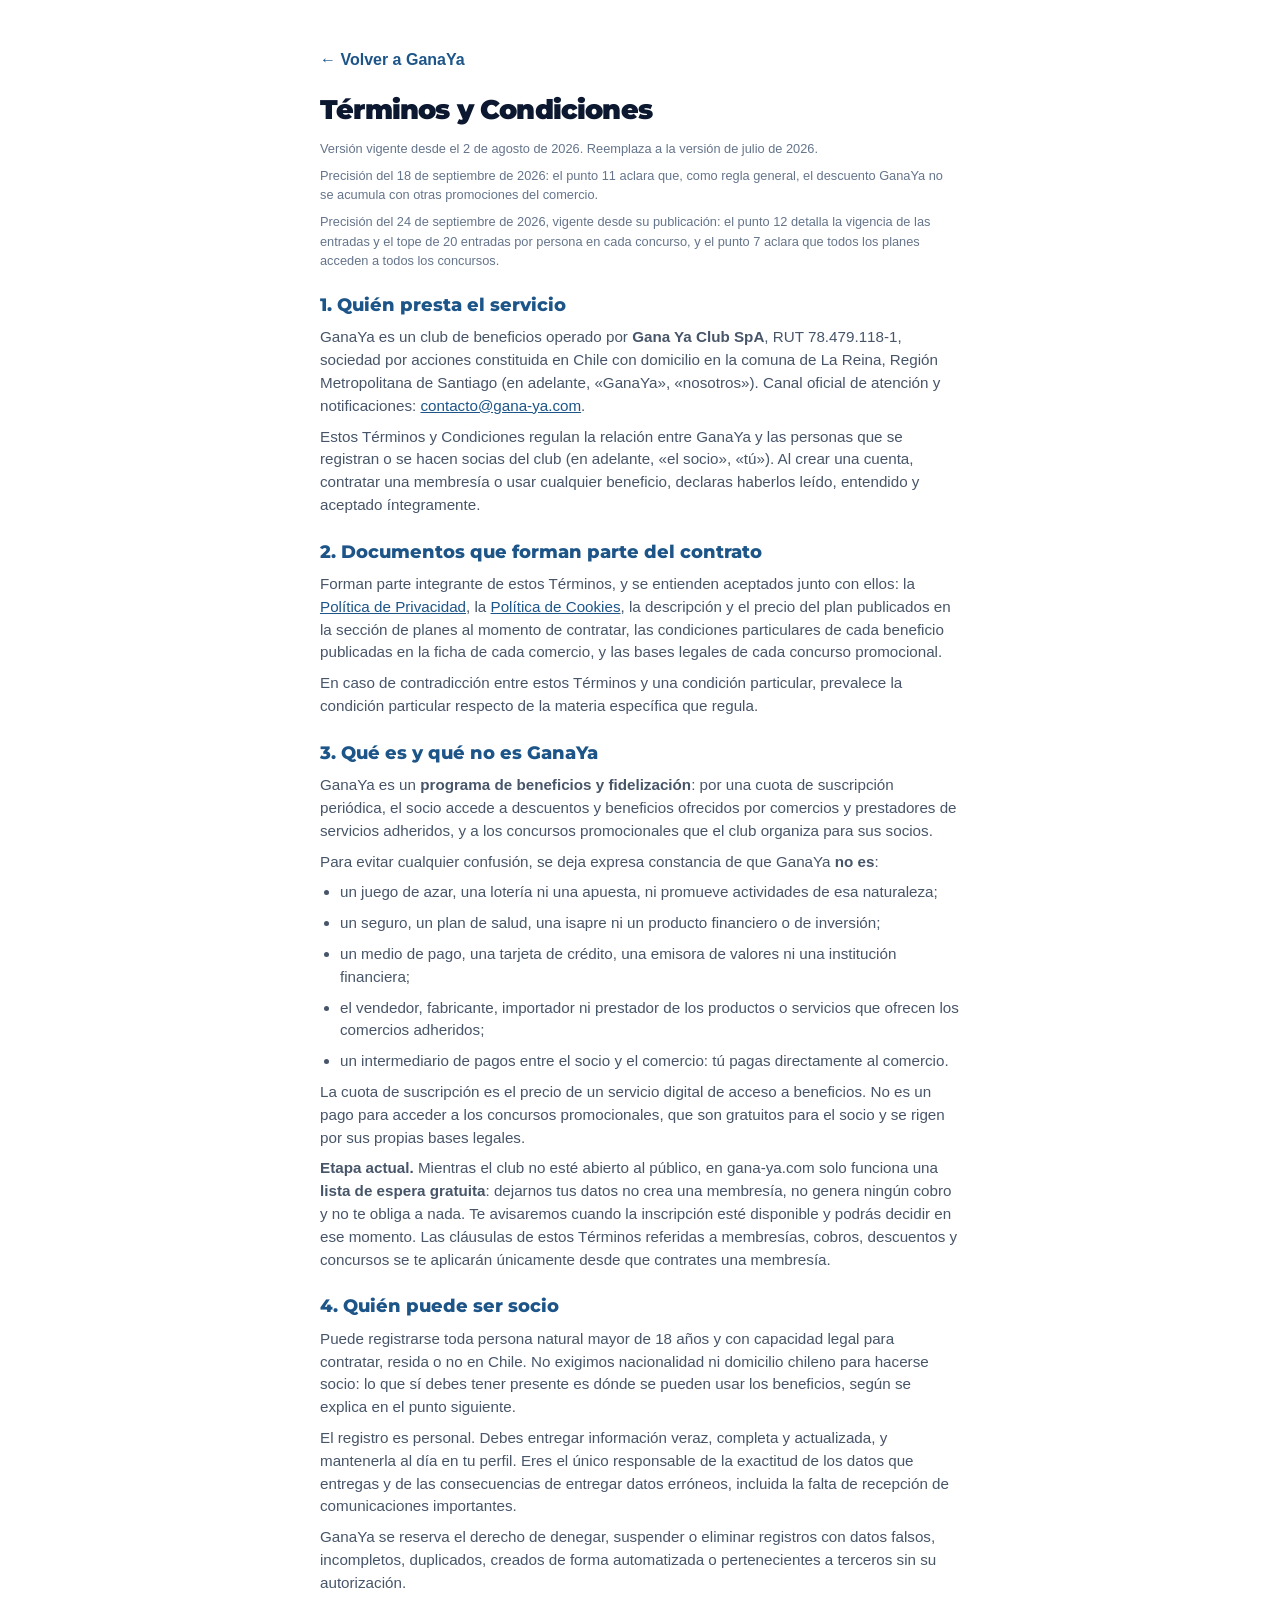
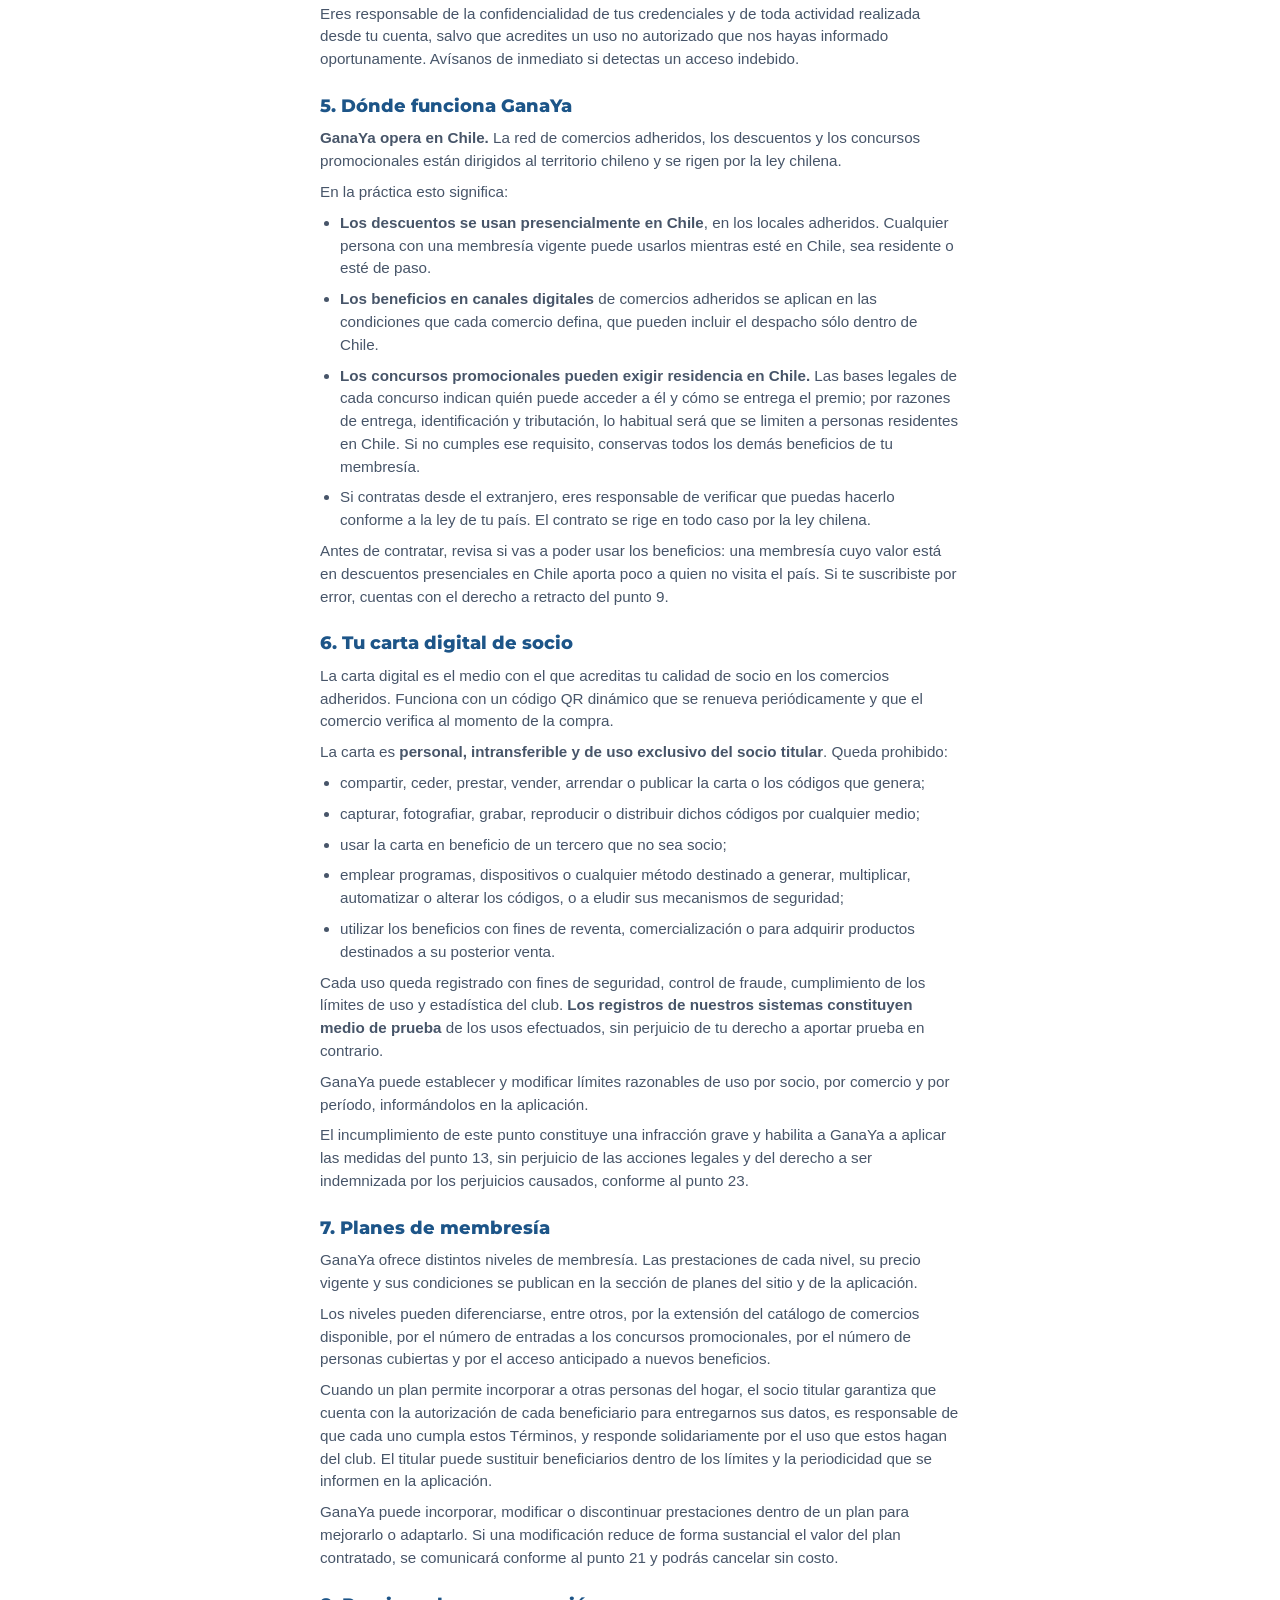
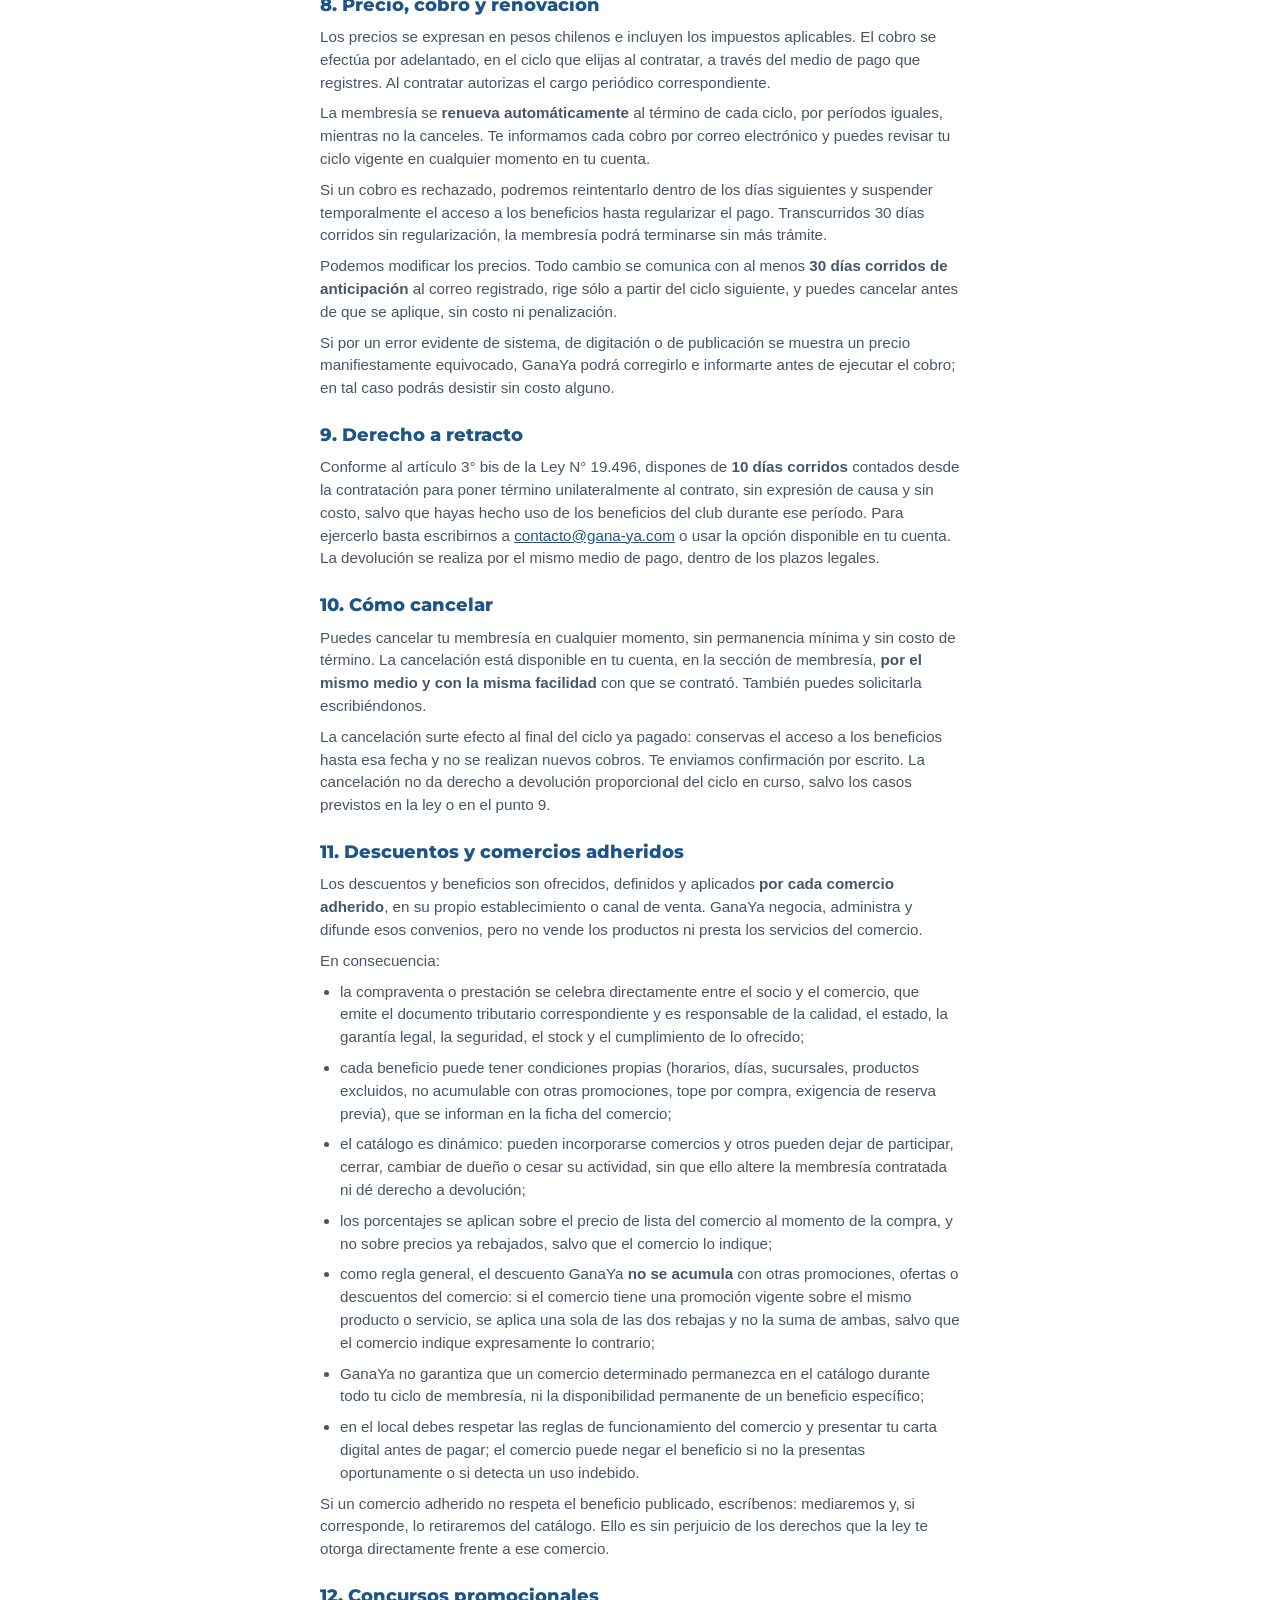
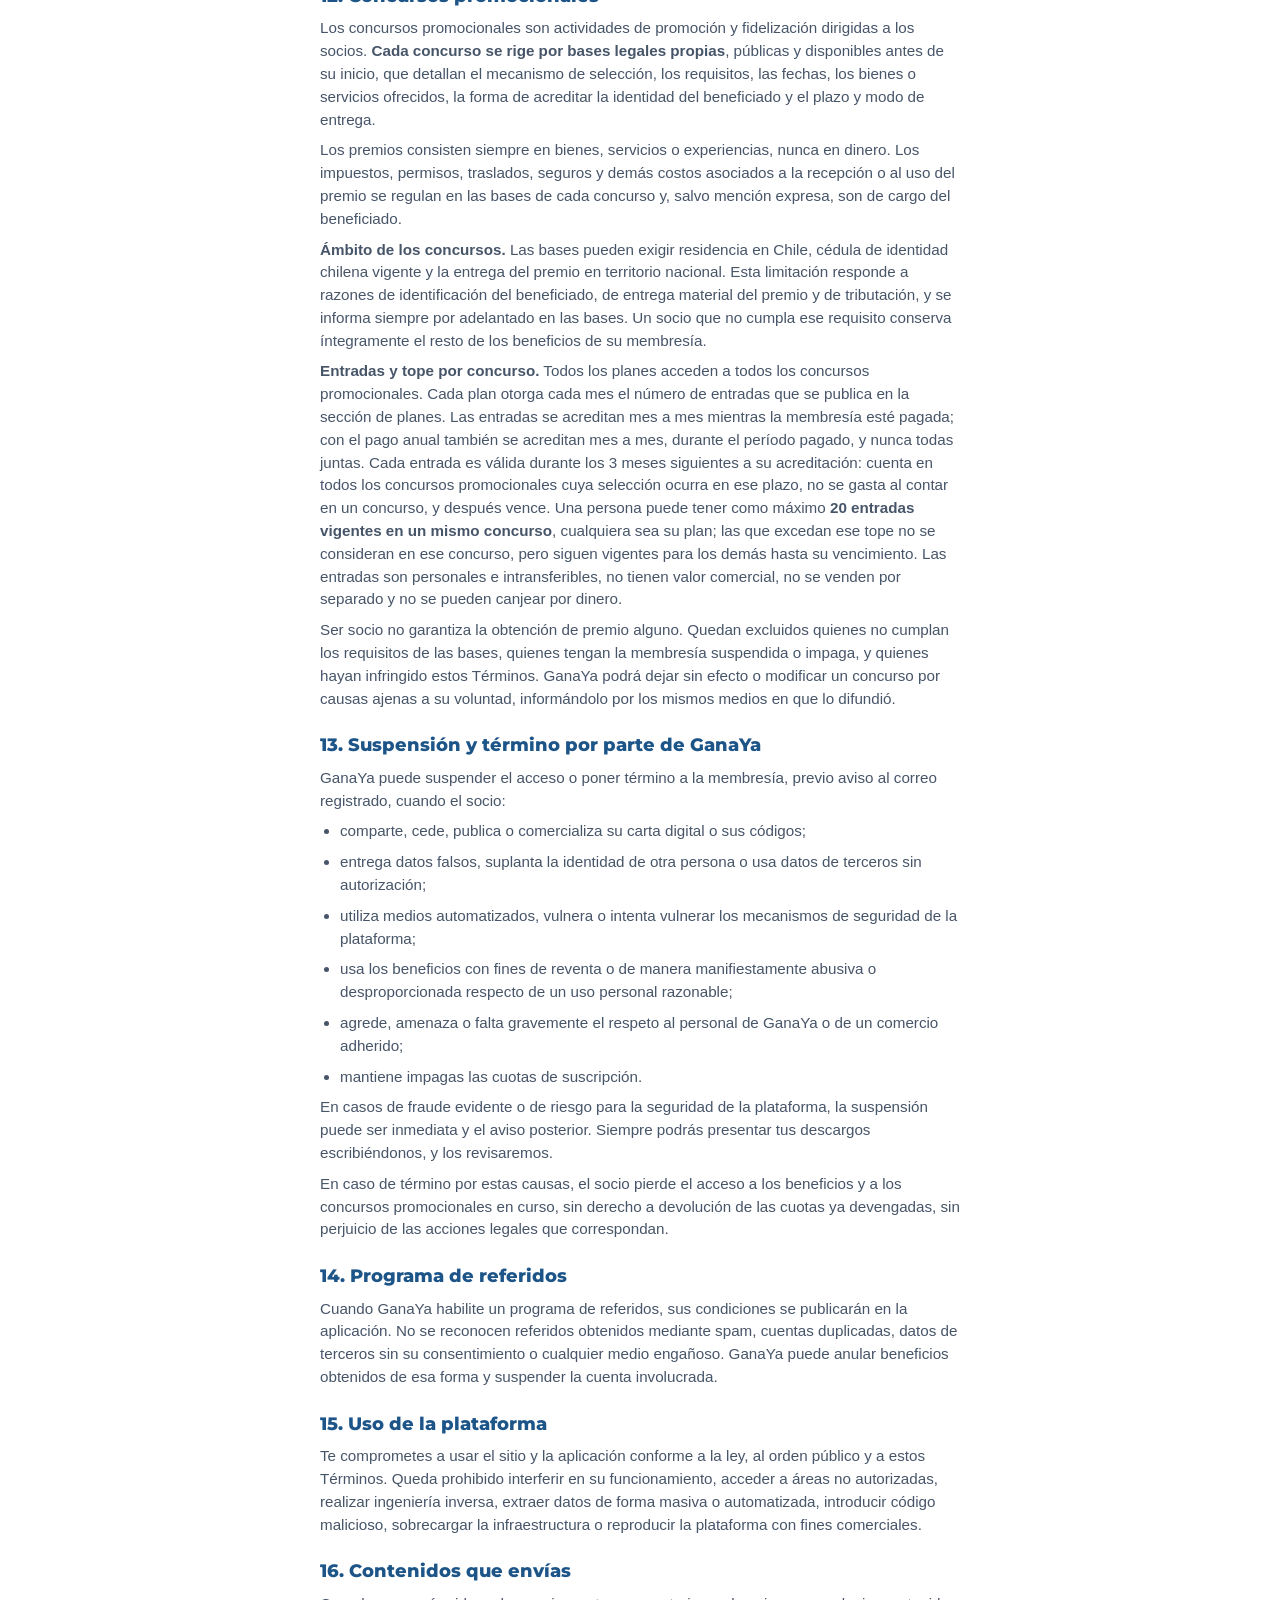
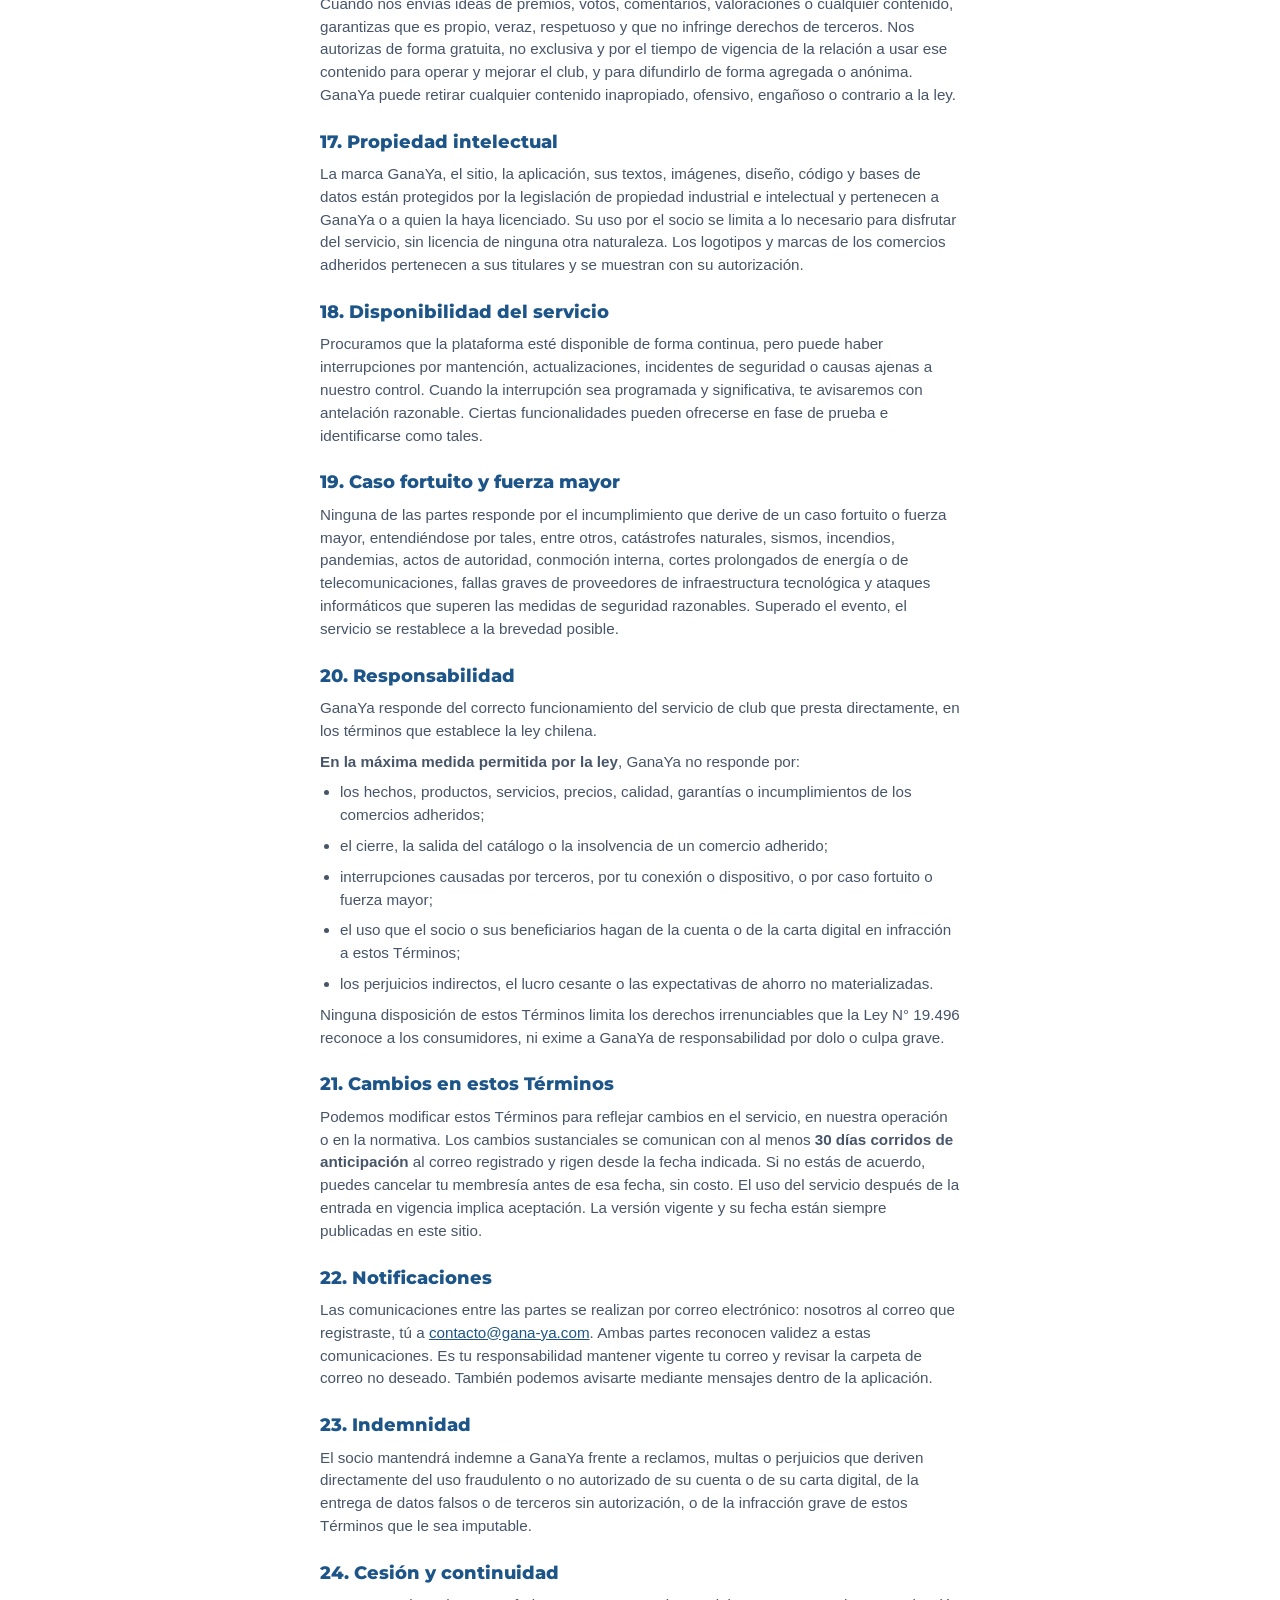
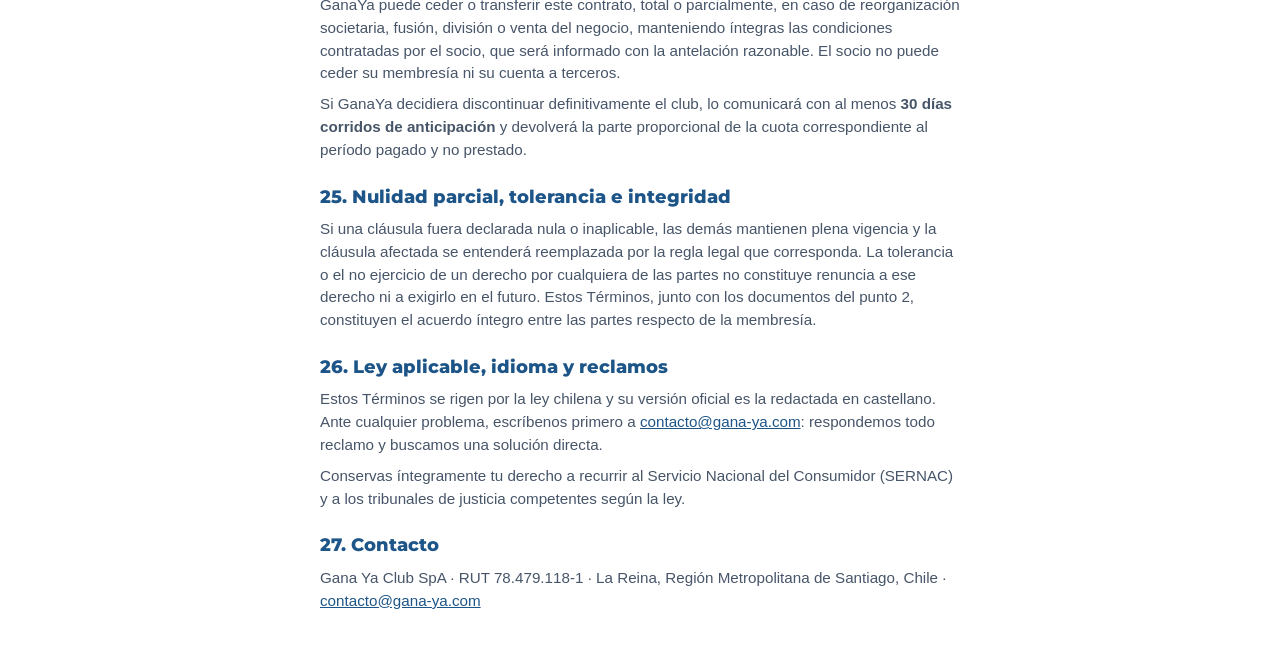
<file: terminos.html>
<!doctype html>
<html lang="es-CL">
<head>
  <meta charset="utf-8">
  <meta name="viewport" content="width=device-width, initial-scale=1">
  <title>Términos y Condiciones · GanaYa</title>
  <meta name="robots" content="noindex">
  <link rel="icon" type="image/png" sizes="32x32" href="assets/favicon.png">
  <link href="https://fonts.googleapis.com/css2?family=Montserrat:wght@400;700;800&display=swap" rel="stylesheet">
  <link rel="stylesheet" href="styles.css">
</head>
<body>
  <main class="legal">
    <a class="volver" href="index.html">← Volver a GanaYa</a>
    <h1>Términos y Condiciones</h1>
    <p class="fecha">Versión vigente desde el 2 de agosto de 2026. Reemplaza a la versión de julio de 2026.</p>
    <p class="fecha">Precisión del 18 de septiembre de 2026: el punto 11 aclara que, como regla general, el descuento GanaYa no se acumula con otras promociones del comercio.</p>
    <p class="fecha">Precisión del 24 de septiembre de 2026, vigente desde su publicación: el punto 12 detalla la vigencia de las entradas y el tope de 20 entradas por persona en cada concurso, y el punto 7 aclara que todos los planes acceden a todos los concursos.</p>

    <h2>1. Quién presta el servicio</h2>
    <p>GanaYa es un club de beneficios operado por <strong>Gana Ya Club SpA</strong>,
      RUT 78.479.118-1, sociedad por acciones constituida en Chile con domicilio en la
      comuna de La Reina, Región Metropolitana de Santiago (en adelante, «GanaYa»,
      «nosotros»). Canal oficial de
      atención y notificaciones:
      <a href="mailto:contacto@gana-ya.com">contacto@gana-ya.com</a>.</p>
    <p>Estos Términos y Condiciones regulan la relación entre GanaYa y las personas que se
      registran o se hacen socias del club (en adelante, «el socio», «tú»). Al crear una
      cuenta, contratar una membresía o usar cualquier beneficio, declaras haberlos leído,
      entendido y aceptado íntegramente.</p>

    <h2>2. Documentos que forman parte del contrato</h2>
    <p>Forman parte integrante de estos Términos, y se entienden aceptados junto con ellos:
      la <a href="privacidad.html">Política de Privacidad</a>, la
      <a href="cookies.html">Política de Cookies</a>, la descripción y el precio del plan
      publicados en la sección de planes al momento de contratar, las condiciones
      particulares de cada beneficio publicadas en la ficha de cada comercio, y las bases
      legales de cada concurso promocional.</p>
    <p>En caso de contradicción entre estos Términos y una condición particular, prevalece
      la condición particular respecto de la materia específica que regula.</p>

    <h2>3. Qué es y qué no es GanaYa</h2>
    <p>GanaYa es un <strong>programa de beneficios y fidelización</strong>: por una cuota de
      suscripción periódica, el socio accede a descuentos y beneficios ofrecidos por
      comercios y prestadores de servicios adheridos, y a los concursos promocionales que el
      club organiza para sus socios.</p>
    <p>Para evitar cualquier confusión, se deja expresa constancia de que GanaYa
      <strong>no es</strong>:</p>
    <ul>
      <li>un juego de azar, una lotería ni una apuesta, ni promueve actividades de esa naturaleza;</li>
      <li>un seguro, un plan de salud, una isapre ni un producto financiero o de inversión;</li>
      <li>un medio de pago, una tarjeta de crédito, una emisora de valores ni una institución financiera;</li>
      <li>el vendedor, fabricante, importador ni prestador de los productos o servicios que ofrecen los comercios adheridos;</li>
      <li>un intermediario de pagos entre el socio y el comercio: tú pagas directamente al comercio.</li>
    </ul>
    <p>La cuota de suscripción es el precio de un servicio digital de acceso a beneficios. No
      es un pago para acceder a los concursos promocionales, que son gratuitos para el socio
      y se rigen por sus propias bases legales.</p>
    <p><strong>Etapa actual.</strong> Mientras el club no esté abierto al público, en
      gana-ya.com solo funciona una <strong>lista de espera gratuita</strong>: dejarnos tus
      datos no crea una membresía, no genera ningún cobro y no te obliga a nada. Te avisaremos
      cuando la inscripción esté disponible y podrás decidir en ese momento. Las cláusulas de
      estos Términos referidas a membresías, cobros, descuentos y concursos se te aplicarán
      únicamente desde que contrates una membresía.</p>

    <h2>4. Quién puede ser socio</h2>
    <p>Puede registrarse toda persona natural mayor de 18 años y con capacidad legal para
      contratar, resida o no en Chile. No exigimos nacionalidad ni domicilio chileno para
      hacerse socio: lo que sí debes tener presente es dónde se pueden usar los beneficios,
      según se explica en el punto siguiente.</p>
    <p>El registro es personal. Debes entregar información veraz, completa y actualizada, y
      mantenerla al día en tu perfil. Eres el único responsable de la exactitud de los datos
      que entregas y de las consecuencias de entregar datos erróneos, incluida la falta de
      recepción de comunicaciones importantes.</p>
    <p>GanaYa se reserva el derecho de denegar, suspender o eliminar registros con datos
      falsos, incompletos, duplicados, creados de forma automatizada o pertenecientes a
      terceros sin su autorización.</p>
    <p>Eres responsable de la confidencialidad de tus credenciales y de toda actividad
      realizada desde tu cuenta, salvo que acredites un uso no autorizado que nos hayas
      informado oportunamente. Avísanos de inmediato si detectas un acceso indebido.</p>

    <h2>5. Dónde funciona GanaYa</h2>
    <p><strong>GanaYa opera en Chile.</strong> La red de comercios adheridos, los descuentos
      y los concursos promocionales están dirigidos al territorio chileno y se rigen por la
      ley chilena.</p>
    <p>En la práctica esto significa:</p>
    <ul>
      <li><strong>Los descuentos se usan presencialmente en Chile</strong>, en los locales
        adheridos. Cualquier persona con una membresía vigente puede usarlos mientras esté
        en Chile, sea residente o esté de paso.</li>
      <li><strong>Los beneficios en canales digitales</strong> de comercios adheridos se
        aplican en las condiciones que cada comercio defina, que pueden incluir el despacho
        sólo dentro de Chile.</li>
      <li><strong>Los concursos promocionales pueden exigir residencia en Chile.</strong>
        Las bases legales de cada concurso indican quién puede acceder a él y cómo se
        entrega el premio; por razones de entrega, identificación y tributación, lo habitual
        será que se limiten a personas residentes en Chile. Si no cumples ese requisito,
        conservas todos los demás beneficios de tu membresía.</li>
      <li>Si contratas desde el extranjero, eres responsable de verificar que puedas hacerlo
        conforme a la ley de tu país. El contrato se rige en todo caso por la ley chilena.</li>
    </ul>
    <p>Antes de contratar, revisa si vas a poder usar los beneficios: una membresía cuyo
      valor está en descuentos presenciales en Chile aporta poco a quien no visita el país.
      Si te suscribiste por error, cuentas con el derecho a retracto del punto 9.</p>

    <h2>6. Tu carta digital de socio</h2>
    <p>La carta digital es el medio con el que acreditas tu calidad de socio en los comercios
      adheridos. Funciona con un código QR dinámico que se renueva periódicamente y que el
      comercio verifica al momento de la compra.</p>
    <p>La carta es <strong>personal, intransferible y de uso exclusivo del socio
      titular</strong>. Queda prohibido:</p>
    <ul>
      <li>compartir, ceder, prestar, vender, arrendar o publicar la carta o los códigos que genera;</li>
      <li>capturar, fotografiar, grabar, reproducir o distribuir dichos códigos por cualquier medio;</li>
      <li>usar la carta en beneficio de un tercero que no sea socio;</li>
      <li>emplear programas, dispositivos o cualquier método destinado a generar, multiplicar,
        automatizar o alterar los códigos, o a eludir sus mecanismos de seguridad;</li>
      <li>utilizar los beneficios con fines de reventa, comercialización o para adquirir
        productos destinados a su posterior venta.</li>
    </ul>
    <p>Cada uso queda registrado con fines de seguridad, control de fraude, cumplimiento de
      los límites de uso y estadística del club. <strong>Los registros de nuestros sistemas
      constituyen medio de prueba</strong> de los usos efectuados, sin perjuicio de tu
      derecho a aportar prueba en contrario.</p>
    <p>GanaYa puede establecer y modificar límites razonables de uso por socio, por comercio
      y por período, informándolos en la aplicación.</p>
    <p>El incumplimiento de este punto constituye una infracción grave y habilita a GanaYa a
      aplicar las medidas del punto 13, sin perjuicio de las acciones legales y del derecho a
      ser indemnizada por los perjuicios causados, conforme al punto 23.</p>

    <h2>7. Planes de membresía</h2>
    <p>GanaYa ofrece distintos niveles de membresía. Las prestaciones de cada nivel, su precio
      vigente y sus condiciones se publican en la sección de planes del sitio y de la
      aplicación.</p>
    <p>Los niveles pueden diferenciarse, entre otros, por la extensión del catálogo de
      comercios disponible, por el número de entradas a los concursos promocionales, por el
      número de personas cubiertas y por el acceso anticipado a nuevos beneficios.</p>
    <p>Cuando un plan permite incorporar a otras personas del hogar, el socio titular
      garantiza que cuenta con la autorización de cada beneficiario para entregarnos sus
      datos, es responsable de que cada uno cumpla estos Términos, y responde solidariamente
      por el uso que estos hagan del club. El titular puede sustituir beneficiarios dentro de
      los límites y la periodicidad que se informen en la aplicación.</p>
    <p>GanaYa puede incorporar, modificar o discontinuar prestaciones dentro de un plan para
      mejorarlo o adaptarlo. Si una modificación reduce de forma sustancial el valor del plan
      contratado, se comunicará conforme al punto 21 y podrás cancelar sin costo.</p>

    <h2>8. Precio, cobro y renovación</h2>
    <p>Los precios se expresan en pesos chilenos e incluyen los impuestos aplicables. El cobro
      se efectúa por adelantado, en el ciclo que elijas al contratar, a través del medio de
      pago que registres. Al contratar autorizas el cargo periódico correspondiente.</p>
    <p>La membresía se <strong>renueva automáticamente</strong> al término de cada ciclo, por
      períodos iguales, mientras no la canceles. Te informamos cada cobro por correo
      electrónico y puedes revisar tu ciclo vigente en cualquier momento en tu cuenta.</p>
    <p>Si un cobro es rechazado, podremos reintentarlo dentro de los días siguientes y
      suspender temporalmente el acceso a los beneficios hasta regularizar el pago.
      Transcurridos 30 días corridos sin regularización, la membresía podrá terminarse sin
      más trámite.</p>
    <p>Podemos modificar los precios. Todo cambio se comunica con al menos <strong>30 días
      corridos de anticipación</strong> al correo registrado, rige sólo a partir del ciclo
      siguiente, y puedes cancelar antes de que se aplique, sin costo ni penalización.</p>
    <p>Si por un error evidente de sistema, de digitación o de publicación se muestra un
      precio manifiestamente equivocado, GanaYa podrá corregirlo e informarte antes de
      ejecutar el cobro; en tal caso podrás desistir sin costo alguno.</p>

    <h2>9. Derecho a retracto</h2>
    <p>Conforme al artículo 3° bis de la Ley N° 19.496, dispones de <strong>10 días
      corridos</strong> contados desde la contratación para poner término unilateralmente al
      contrato, sin expresión de causa y sin costo, salvo que hayas hecho uso de los
      beneficios del club durante ese período. Para ejercerlo basta escribirnos a
      <a href="mailto:contacto@gana-ya.com">contacto@gana-ya.com</a> o usar la opción
      disponible en tu cuenta. La devolución se realiza por el mismo medio de pago, dentro de
      los plazos legales.</p>

    <h2>10. Cómo cancelar</h2>
    <p>Puedes cancelar tu membresía en cualquier momento, sin permanencia mínima y sin costo
      de término. La cancelación está disponible en tu cuenta, en la sección de membresía,
      <strong>por el mismo medio y con la misma facilidad</strong> con que se contrató.
      También puedes solicitarla escribiéndonos.</p>
    <p>La cancelación surte efecto al final del ciclo ya pagado: conservas el acceso a los
      beneficios hasta esa fecha y no se realizan nuevos cobros. Te enviamos confirmación por
      escrito. La cancelación no da derecho a devolución proporcional del ciclo en curso,
      salvo los casos previstos en la ley o en el punto 9.</p>

    <h2>11. Descuentos y comercios adheridos</h2>
    <p>Los descuentos y beneficios son ofrecidos, definidos y aplicados <strong>por cada
      comercio adherido</strong>, en su propio establecimiento o canal de venta. GanaYa
      negocia, administra y difunde esos convenios, pero no vende los productos ni presta los
      servicios del comercio.</p>
    <p>En consecuencia:</p>
    <ul>
      <li>la compraventa o prestación se celebra directamente entre el socio y el comercio,
        que emite el documento tributario correspondiente y es responsable de la calidad, el
        estado, la garantía legal, la seguridad, el stock y el cumplimiento de lo ofrecido;</li>
      <li>cada beneficio puede tener condiciones propias (horarios, días, sucursales,
        productos excluidos, no acumulable con otras promociones, tope por compra, exigencia
        de reserva previa), que se informan en la ficha del comercio;</li>
      <li>el catálogo es dinámico: pueden incorporarse comercios y otros pueden dejar de
        participar, cerrar, cambiar de dueño o cesar su actividad, sin que ello altere la
        membresía contratada ni dé derecho a devolución;</li>
      <li>los porcentajes se aplican sobre el precio de lista del comercio al momento de la
        compra, y no sobre precios ya rebajados, salvo que el comercio lo indique;</li>
      <li>como regla general, el descuento GanaYa <strong>no se acumula</strong> con otras
        promociones, ofertas o descuentos del comercio: si el comercio tiene una promoción
        vigente sobre el mismo producto o servicio, se aplica una sola de las dos rebajas y
        no la suma de ambas, salvo que el comercio indique expresamente lo contrario;</li>
      <li>GanaYa no garantiza que un comercio determinado permanezca en el catálogo durante
        todo tu ciclo de membresía, ni la disponibilidad permanente de un beneficio
        específico;</li>
      <li>en el local debes respetar las reglas de funcionamiento del comercio y presentar tu
        carta digital antes de pagar; el comercio puede negar el beneficio si no la presentas
        oportunamente o si detecta un uso indebido.</li>
    </ul>
    <p>Si un comercio adherido no respeta el beneficio publicado, escríbenos: mediaremos y, si
      corresponde, lo retiraremos del catálogo. Ello es sin perjuicio de los derechos que la
      ley te otorga directamente frente a ese comercio.</p>

    <h2>12. Concursos promocionales</h2>
    <p>Los concursos promocionales son actividades de promoción y fidelización dirigidas a los
      socios. <strong>Cada concurso se rige por bases legales propias</strong>, públicas y
      disponibles antes de su inicio, que detallan el mecanismo de selección, los requisitos,
      las fechas, los bienes o servicios ofrecidos, la forma de acreditar la identidad del
      beneficiado y el plazo y modo de entrega.</p>
    <p>Los premios consisten siempre en bienes, servicios o experiencias, nunca en dinero. Los
      impuestos, permisos, traslados, seguros y demás costos asociados a la recepción o al uso
      del premio se regulan en las bases de cada concurso y, salvo mención expresa, son de
      cargo del beneficiado.</p>
    <p><strong>Ámbito de los concursos.</strong> Las bases pueden exigir residencia en Chile,
      cédula de identidad chilena vigente y la entrega del premio en territorio nacional. Esta
      limitación responde a razones de identificación del beneficiado, de entrega material del
      premio y de tributación, y se informa siempre por adelantado en las bases. Un socio que
      no cumpla ese requisito conserva íntegramente el resto de los beneficios de su
      membresía.</p>
    <p><strong>Entradas y tope por concurso.</strong> Todos los planes acceden a todos los
      concursos promocionales. Cada plan otorga cada mes el número de entradas que se publica
      en la sección de planes. Las entradas se acreditan mes a mes mientras la membresía esté
      pagada; con el pago anual también se acreditan mes a mes, durante el período pagado, y
      nunca todas juntas. Cada entrada es válida durante los 3 meses siguientes a su
      acreditación: cuenta en todos los concursos promocionales cuya selección ocurra en ese
      plazo, no se gasta al contar en un concurso, y después vence. Una persona puede tener
      como máximo <strong>20 entradas vigentes en un mismo concurso</strong>, cualquiera sea
      su plan; las que excedan ese tope no se consideran en ese concurso, pero siguen vigentes
      para los demás hasta su vencimiento. Las entradas son personales e intransferibles, no
      tienen valor comercial, no se venden por separado y no se pueden canjear por dinero.</p>
    <p>Ser socio no garantiza la obtención de premio alguno. Quedan excluidos quienes no
      cumplan los requisitos de las bases, quienes tengan la membresía suspendida o impaga, y
      quienes hayan infringido estos Términos. GanaYa podrá dejar sin efecto o modificar un
      concurso por causas ajenas a su voluntad, informándolo por los mismos medios en que lo
      difundió.</p>

    <h2>13. Suspensión y término por parte de GanaYa</h2>
    <p>GanaYa puede suspender el acceso o poner término a la membresía, previo aviso al correo
      registrado, cuando el socio:</p>
    <ul>
      <li>comparte, cede, publica o comercializa su carta digital o sus códigos;</li>
      <li>entrega datos falsos, suplanta la identidad de otra persona o usa datos de terceros
        sin autorización;</li>
      <li>utiliza medios automatizados, vulnera o intenta vulnerar los mecanismos de seguridad
        de la plataforma;</li>
      <li>usa los beneficios con fines de reventa o de manera manifiestamente abusiva o
        desproporcionada respecto de un uso personal razonable;</li>
      <li>agrede, amenaza o falta gravemente el respeto al personal de GanaYa o de un comercio
        adherido;</li>
      <li>mantiene impagas las cuotas de suscripción.</li>
    </ul>
    <p>En casos de fraude evidente o de riesgo para la seguridad de la plataforma, la
      suspensión puede ser inmediata y el aviso posterior. Siempre podrás presentar tus
      descargos escribiéndonos, y los revisaremos.</p>
    <p>En caso de término por estas causas, el socio pierde el acceso a los beneficios y a los
      concursos promocionales en curso, sin derecho a devolución de las cuotas ya devengadas,
      sin perjuicio de las acciones legales que correspondan.</p>

    <h2>14. Programa de referidos</h2>
    <p>Cuando GanaYa habilite un programa de referidos, sus condiciones se publicarán en la
      aplicación. No se reconocen referidos obtenidos mediante spam, cuentas duplicadas, datos
      de terceros sin su consentimiento o cualquier medio engañoso. GanaYa puede anular
      beneficios obtenidos de esa forma y suspender la cuenta involucrada.</p>

    <h2>15. Uso de la plataforma</h2>
    <p>Te comprometes a usar el sitio y la aplicación conforme a la ley, al orden público y a
      estos Términos. Queda prohibido interferir en su funcionamiento, acceder a áreas no
      autorizadas, realizar ingeniería inversa, extraer datos de forma masiva o automatizada,
      introducir código malicioso, sobrecargar la infraestructura o reproducir la plataforma
      con fines comerciales.</p>

    <h2>16. Contenidos que envías</h2>
    <p>Cuando nos envías ideas de premios, votos, comentarios, valoraciones o cualquier
      contenido, garantizas que es propio, veraz, respetuoso y que no infringe derechos de
      terceros. Nos autorizas de forma gratuita, no exclusiva y por el tiempo de vigencia de
      la relación a usar ese contenido para operar y mejorar el club, y para difundirlo de
      forma agregada o anónima. GanaYa puede retirar cualquier contenido inapropiado,
      ofensivo, engañoso o contrario a la ley.</p>

    <h2>17. Propiedad intelectual</h2>
    <p>La marca GanaYa, el sitio, la aplicación, sus textos, imágenes, diseño, código y bases
      de datos están protegidos por la legislación de propiedad industrial e intelectual y
      pertenecen a GanaYa o a quien la haya licenciado. Su uso por el socio se limita a lo
      necesario para disfrutar del servicio, sin licencia de ninguna otra naturaleza. Los
      logotipos y marcas de los comercios adheridos pertenecen a sus titulares y se muestran
      con su autorización.</p>

    <h2>18. Disponibilidad del servicio</h2>
    <p>Procuramos que la plataforma esté disponible de forma continua, pero puede haber
      interrupciones por mantención, actualizaciones, incidentes de seguridad o causas ajenas
      a nuestro control. Cuando la interrupción sea programada y significativa, te avisaremos
      con antelación razonable. Ciertas funcionalidades pueden ofrecerse en fase de prueba e
      identificarse como tales.</p>

    <h2>19. Caso fortuito y fuerza mayor</h2>
    <p>Ninguna de las partes responde por el incumplimiento que derive de un caso fortuito o
      fuerza mayor, entendiéndose por tales, entre otros, catástrofes naturales, sismos,
      incendios, pandemias, actos de autoridad, conmoción interna, cortes prolongados de
      energía o de telecomunicaciones, fallas graves de proveedores de infraestructura
      tecnológica y ataques informáticos que superen las medidas de seguridad razonables.
      Superado el evento, el servicio se restablece a la brevedad posible.</p>

    <h2>20. Responsabilidad</h2>
    <p>GanaYa responde del correcto funcionamiento del servicio de club que presta
      directamente, en los términos que establece la ley chilena.</p>
    <p><strong>En la máxima medida permitida por la ley</strong>, GanaYa no responde por:</p>
    <ul>
      <li>los hechos, productos, servicios, precios, calidad, garantías o incumplimientos de
        los comercios adheridos;</li>
      <li>el cierre, la salida del catálogo o la insolvencia de un comercio adherido;</li>
      <li>interrupciones causadas por terceros, por tu conexión o dispositivo, o por caso
        fortuito o fuerza mayor;</li>
      <li>el uso que el socio o sus beneficiarios hagan de la cuenta o de la carta digital en
        infracción a estos Términos;</li>
      <li>los perjuicios indirectos, el lucro cesante o las expectativas de ahorro no
        materializadas.</li>
    </ul>
    <p>Ninguna disposición de estos Términos limita los derechos irrenunciables que la Ley
      N° 19.496 reconoce a los consumidores, ni exime a GanaYa de responsabilidad por dolo o
      culpa grave.</p>

    <h2>21. Cambios en estos Términos</h2>
    <p>Podemos modificar estos Términos para reflejar cambios en el servicio, en nuestra
      operación o en la normativa. Los cambios sustanciales se comunican con al menos
      <strong>30 días corridos de anticipación</strong> al correo registrado y rigen desde la
      fecha indicada. Si no estás de acuerdo, puedes cancelar tu membresía antes de esa fecha,
      sin costo. El uso del servicio después de la entrada en vigencia implica aceptación. La
      versión vigente y su fecha están siempre publicadas en este sitio.</p>

    <h2>22. Notificaciones</h2>
    <p>Las comunicaciones entre las partes se realizan por correo electrónico: nosotros al
      correo que registraste, tú a
      <a href="mailto:contacto@gana-ya.com">contacto@gana-ya.com</a>. Ambas partes reconocen
      validez a estas comunicaciones. Es tu responsabilidad mantener vigente tu correo y
      revisar la carpeta de correo no deseado. También podemos avisarte mediante mensajes
      dentro de la aplicación.</p>

    <h2>23. Indemnidad</h2>
    <p>El socio mantendrá indemne a GanaYa frente a reclamos, multas o perjuicios que deriven
      directamente del uso fraudulento o no autorizado de su cuenta o de su carta digital, de
      la entrega de datos falsos o de terceros sin autorización, o de la infracción grave de
      estos Términos que le sea imputable.</p>

    <h2>24. Cesión y continuidad</h2>
    <p>GanaYa puede ceder o transferir este contrato, total o parcialmente, en caso de
      reorganización societaria, fusión, división o venta del negocio, manteniendo íntegras
      las condiciones contratadas por el socio, que será informado con la antelación
      razonable. El socio no puede ceder su membresía ni su cuenta a terceros.</p>
    <p>Si GanaYa decidiera discontinuar definitivamente el club, lo comunicará con al menos
      <strong>30 días corridos de anticipación</strong> y devolverá la parte proporcional de
      la cuota correspondiente al período pagado y no prestado.</p>

    <h2>25. Nulidad parcial, tolerancia e integridad</h2>
    <p>Si una cláusula fuera declarada nula o inaplicable, las demás mantienen plena vigencia
      y la cláusula afectada se entenderá reemplazada por la regla legal que corresponda. La
      tolerancia o el no ejercicio de un derecho por cualquiera de las partes no constituye
      renuncia a ese derecho ni a exigirlo en el futuro. Estos Términos, junto con los
      documentos del punto 2, constituyen el acuerdo íntegro entre las partes respecto de la
      membresía.</p>

    <h2>26. Ley aplicable, idioma y reclamos</h2>
    <p>Estos Términos se rigen por la ley chilena y su versión oficial es la redactada en
      castellano. Ante cualquier problema, escríbenos primero a
      <a href="mailto:contacto@gana-ya.com">contacto@gana-ya.com</a>: respondemos todo reclamo
      y buscamos una solución directa.</p>
    <p>Conservas íntegramente tu derecho a recurrir al Servicio Nacional del Consumidor
      (SERNAC) y a los tribunales de justicia competentes según la ley.</p>

    <h2>27. Contacto</h2>
    <p>Gana Ya Club SpA · RUT 78.479.118-1 · La Reina, Región Metropolitana de
      Santiago, Chile · <a href="mailto:contacto@gana-ya.com">contacto@gana-ya.com</a></p>
  </main>
</body>
</html>
</file>
<file: styles.css>
/* gana-ya.com, habillage du 05/10/2026 : identité de la page de vente de l'app
   (app/src/app/precios/precios.css, Design System « GanaYa »). Fond clair, titres
   Montserrat 900 en capitales, mot fort en dégradé bleu, pastilles, bandeau marine,
   trois métaux et ombres colorées. Corps en Plus Jakarta Sans.
   Pas de drop-shadow sur une image (Safari iOS y dessine un rectangle).
   Les pages légales partagent cette feuille : voir « Pages légales » plus bas. */

:root {
  --tinta: #0b1830;
  --pizarra: #475569;
  --sub: #64748b;
  --linea: #e3eaf1;
  --suave: #f3f7fb;
  --tarjeta: #fafbfc;
  --azul: #2b74b3;
  --azul-oscuro: #1d5588;
  --amarillo: #f2c230;
  --noche: #0b1830;
  --boton: linear-gradient(180deg, #2b74b3 0%, #1d5588 100%);
  --boton-sombra: 0 10px 24px rgba(29, 85, 136, 0.36);
  --titulos: "Montserrat", "Helvetica Neue", Arial, sans-serif;
  --cuerpo: "Plus Jakarta Sans", "Helvetica Neue", Arial, sans-serif;
  /* Anciennes variables, encore lues par les pages légales. */
  --bleu-fonce: #1d5588;
  --encre: #0b1830;
}

* { margin: 0; padding: 0; box-sizing: border-box; }
html { scroll-behavior: smooth; }
body {
  font-family: var(--cuerpo);
  color: var(--tinta);
  background: #fff;
  font-size: 16px;
  line-height: 1.5;
  -webkit-font-smoothing: antialiased;
}
img { max-width: 100%; }
a { color: var(--azul-oscuro); }

/* ============================================================
   Briques communes
   ============================================================ */
.premium section, .premium header.hero { padding: 56px 18px 60px; text-align: center; }
.premium section > *, .premium .hero-inner { max-width: 1080px; margin-left: auto; margin-right: auto; }
.suave { background: linear-gradient(180deg, var(--suave) 0%, #fff 100%); }

.pastilla {
  display: inline-flex; align-items: center; gap: 8px; padding: 8px 15px; border-radius: 999px;
  background: #eef6fc; border: 1px solid #cfe4f4; color: #25639e;
  font-family: var(--titulos); font-size: 10.5px; font-weight: 800; letter-spacing: 0.16em; text-transform: uppercase;
}
.pastilla i { width: 7px; height: 7px; border-radius: 50%; background: #3e86b8; }
.pastilla-noche { background: rgba(255, 255, 255, 0.08); border-color: rgba(255, 255, 255, 0.18); color: #cfe4f4; }
.pastilla-noche i { background: var(--amarillo); }

.premium h1, .premium h2 {
  font-family: var(--titulos); font-weight: 900; text-transform: uppercase; color: var(--tinta);
}
.premium h2 {
  margin-top: 14px; font-size: clamp(27px, 6.4vw, 44px); line-height: 1.02; letter-spacing: -0.04em;
}
.premium h3 { font-family: var(--titulos); font-weight: 800; }
.fuerte {
  font-style: italic; padding-right: 0.08em;
  background: linear-gradient(90deg, #2c6690 0%, #3e97da 28%, #2f7cbd 50%, #3e97da 72%, #2c6690 100%);
  -webkit-background-clip: text; background-clip: text; color: transparent;
}
.oro {
  font-style: italic; padding-right: 0.08em;
  background: linear-gradient(180deg, #ffe17a 0%, #f2c230 55%, #d9a81b 100%);
  -webkit-background-clip: text; background-clip: text; color: transparent;
}
.lead { margin-top: 12px; color: var(--sub); font-size: 15.5px; font-weight: 600; line-height: 1.5; max-width: 560px; margin-left: auto; margin-right: auto; }
.lead b { color: var(--tinta); font-weight: 800; }

/* Bouton principal : dégradé bleu, capitales, ombre colorée. */
.cta {
  display: inline-flex; justify-content: center; align-items: center; gap: 10px;
  min-height: 56px; padding: 0 26px; border: 0; border-radius: 13px; cursor: pointer;
  background: var(--boton); color: #fff;
  font-family: var(--titulos); font-weight: 800; font-size: 15.5px; letter-spacing: 0.06em; text-transform: uppercase;
  box-shadow: var(--boton-sombra), inset 0 1px 0 rgba(255, 255, 255, 0.3);
  transition: transform 0.15s ease, box-shadow 0.15s ease;
}
.cta svg { width: 19px; height: 19px; fill: none; stroke: currentColor; stroke-width: 2.4; stroke-linecap: round; stroke-linejoin: round; }
.cta:hover { transform: translateY(-1px); box-shadow: 0 14px 30px rgba(29, 85, 136, 0.42), inset 0 1px 0 rgba(255, 255, 255, 0.3); }
.cta:active { transform: translateY(1px); }
.cta:focus-visible, summary:focus-visible, .link-secundario:focus-visible { outline: 3px solid var(--tinta); outline-offset: 2px; }
.cta:disabled { opacity: 0.6; cursor: wait; transform: none; }

/* ============================================================
   1. Héros
   ============================================================ */
.hero {
  position: relative; overflow: hidden;
  background: radial-gradient(130% 70% at 50% 0%, #e8f3fc 0%, #fff 62%);
}
.hero-inner { position: relative; z-index: 2; max-width: 640px !important; }
.hero-logo { width: 150px; height: auto; display: block; margin: 0 auto; }
.hero .pastilla { margin-top: 18px; }
.hero h1 {
  margin-top: 18px; font-size: clamp(39px, 10.5vw, 72px); line-height: 0.97; letter-spacing: -0.045em;
}
.hero-sub { margin-top: 16px; color: var(--sub); font-size: 15.5px; font-weight: 500; line-height: 1.55; }
.hero-sub b { color: var(--tinta); font-weight: 700; }
.cta-hero { margin-top: 26px; width: 100%; max-width: 420px; }

.flotante { position: absolute; z-index: 1; pointer-events: none; opacity: 0.95; }
.flotante-izq { width: 70px; left: -14px; top: 26px; transform: rotate(-9deg); animation: flotaIzq 7s ease-in-out infinite; }
.flotante-der { width: 78px; right: -12px; top: 40px; transform: rotate(8deg); animation: flotaDer 8s ease-in-out 0.6s infinite; }

/* Jauge des inscrits : carte blanche, barre bleue. */
.jauge {
  margin: 26px auto 0; max-width: 420px; padding: 14px 16px 12px; text-align: left;
  background: #fff; border: 1px solid var(--linea); border-radius: 16px;
  box-shadow: 0 14px 34px rgba(5, 22, 42, 0.08);
}
.jauge-top { display: flex; justify-content: space-between; align-items: center; gap: 10px; }
.jauge-label { display: inline-flex; align-items: center; gap: 7px; font-family: var(--titulos); font-size: 10px; font-weight: 800; letter-spacing: 0.08em; text-transform: uppercase; color: var(--sub); min-width: 0; }
.jauge-dot { width: 7px; height: 7px; border-radius: 50%; background: #22a06b; box-shadow: 0 0 0 3px rgba(34, 160, 107, 0.18); animation: pulseDot 1.6s ease-in-out infinite; }
.jauge-num { flex-shrink: 0; font-family: var(--titulos); font-weight: 900; font-size: 15px; letter-spacing: -0.02em; white-space: nowrap; }
.jauge-track { position: relative; margin-top: 10px; height: 10px; border-radius: 999px; background: #e8eef5; overflow: hidden; }
.jauge-fill { height: 100%; border-radius: 999px; background: linear-gradient(90deg, #3e97da, #1d5588); transition: width 0.7s ease; }
.jauge-track::after {
  content: ""; position: absolute; top: 0; bottom: 0; width: 30%;
  background: linear-gradient(90deg, transparent, rgba(255, 255, 255, 0.55), transparent);
  animation: jaugeSheen 2.8s ease-in-out infinite;
}
.jauge-estado { margin-top: 8px; font-size: 12.5px; font-weight: 600; color: var(--sub); }
.link-secundario { display: inline-block; margin-top: 22px; font-weight: 700; font-size: 14px; color: var(--azul-oscuro); text-decoration: none; }

/* ============================================================
   Bandeau défilant
   ============================================================ */
.cinta {
  background: var(--noche); color: #fff; overflow: hidden; white-space: nowrap; padding: 12px 0;
  font-family: var(--titulos); font-size: 11px; font-weight: 800; letter-spacing: 0.16em; text-transform: uppercase;
}
.cinta > span { display: inline-block; animation: desliza 28s linear infinite; }
.cinta em { font-style: normal; color: var(--amarillo); padding: 0 14px; }

/* ============================================================
   2. Descuentos
   ============================================================ */
.grid-cats { display: grid; grid-template-columns: repeat(2, 1fr); gap: 12px; margin-top: 28px; }
.cat {
  background: #fff; border: 1px solid var(--linea); border-radius: 18px; padding: 16px 12px 16px;
  box-shadow: 0 12px 28px rgba(5, 22, 42, 0.07);
  transition: transform 0.2s ease, box-shadow 0.2s ease, border-color 0.2s ease;
}
.cat:hover { transform: translateY(-3px); border-color: #cfe4f4; box-shadow: 0 18px 38px rgba(43, 116, 179, 0.16); }
.cat-img { width: 74px; height: 74px; object-fit: contain; display: block; margin: 0 auto; }
.cat h3 { margin-top: 10px; font-size: 14px; letter-spacing: -0.01em; text-transform: uppercase; }
.cat p { margin-top: 2px; font-size: 13px; font-weight: 600; color: var(--sub); }
.transition { margin-top: 24px !important; max-width: 520px; color: var(--pizarra); font-size: 14.5px; font-weight: 600; }

/* ============================================================
   3. Planes : bandeau du métal, prix en Montserrat 900
   ============================================================ */
.grid-planes { display: grid; gap: 18px; margin-top: 28px; max-width: 980px !important; }
.plan {
  --t: 54, 90, 131;
  display: flex; flex-direction: column; overflow: hidden; text-align: left;
  border-radius: 21px; background: var(--tarjeta);
  border: 1.5px solid rgba(var(--t), 0.42); box-shadow: 0 18px 44px rgba(var(--t), 0.16);
}
.plan-cobre { --t: 176, 102, 44; }
.plan-plata { --t: 54, 90, 131; }
.plan-oro { --t: 212, 154, 40; border-width: 2px; border-color: rgba(var(--t), 0.75); box-shadow: 0 24px 56px rgba(var(--t), 0.28); }
.plan-cab { position: relative; min-height: 96px; display: flex; align-items: center; gap: 12px; padding: 16px; color: #fff; }
.plan-cab::before { content: ""; position: absolute; left: -30px; top: -40px; width: 130px; height: 130px; border-radius: 50%;
  background: radial-gradient(circle, rgba(255, 255, 255, 0.18), transparent 68%); }
.plan-cobre .plan-cab { background: linear-gradient(135deg, #a8622a 0%, #7d3f14 100%); }
.plan-plata .plan-cab { background: linear-gradient(135deg, #4a739f 0%, #2f527a 100%); }
.plan-oro .plan-cab { background: linear-gradient(135deg, #fbda62 0%, #dca019 100%); color: var(--tinta); }
.plan-marca { position: relative; flex: 0 0 46px; height: 46px; border-radius: 12px; background: #fff; display: grid; place-items: center; box-shadow: 0 4px 10px rgba(0, 0, 0, 0.18); }
.plan-marca img { width: 34px; height: 34px; object-fit: contain; }
.plan-nivel { position: relative; font-family: var(--titulos); font-size: 22px; font-weight: 900; letter-spacing: -0.02em; text-transform: uppercase; line-height: 1; }
.plan-nivel small { display: block; margin-bottom: 4px; font-size: 11px; font-weight: 800; font-style: italic; letter-spacing: 0.1em; opacity: 0.9; }
.plan-precio { display: flex; align-items: baseline; gap: 8px; padding: 18px 18px 0; }
.plan-precio b { font-family: var(--titulos); font-size: 34px; font-weight: 900; letter-spacing: -0.04em; }
.plan-precio span { font-size: 13px; font-weight: 700; color: var(--sub); }
.plan-anual { padding: 4px 18px 18px; font-size: 13.5px; font-weight: 600; color: var(--pizarra); }

/* ============================================================
   4. Premios : fond bleu nuit, lots blancs (style de la VSL)
   ============================================================ */
.premium .premios {
  position: relative; overflow: hidden; color: #fff;
  background: radial-gradient(110% 70% at 50% 0%, #1d4f86 0%, #0f2a4d 48%, var(--noche) 100%);
}
.premium .premios h2 { color: #fff; }
.premios > p { color: #cfe0f0; font-weight: 600; margin-top: 6px; }
.premios-escena { position: relative; margin: 26px auto 10px !important; max-width: 560px !important; aspect-ratio: 1100 / 750; }
.premios-glow {
  position: absolute; left: 50%; top: 55%; width: 90%; height: 70%; transform: translate(-50%, -50%);
  border-radius: 50%; background: radial-gradient(closest-side, rgba(62, 151, 218, 0.45), transparent);
}
.escena-regalos { position: relative; width: 100%; height: 100%; object-fit: contain; animation: flota 9s ease-in-out infinite; }
.ref { margin-top: 10px; font-size: 12px; font-weight: 500; color: #8fa9c2 !important; }

/* ============================================================
   5. Cómo funciona
   ============================================================ */
.grid-como { display: grid; grid-template-columns: 1fr; gap: 12px; margin-top: 28px; max-width: 980px !important; }
.grid-como article {
  display: flex; align-items: center; gap: 14px; text-align: left; padding: 16px;
  background: #fff; border: 1px solid var(--linea); border-radius: 18px; box-shadow: 0 12px 28px rgba(5, 22, 42, 0.06);
}
.num {
  flex: 0 0 46px; height: 46px; border-radius: 13px; display: grid; place-items: center;
  background: var(--boton); color: #fff; font-family: var(--titulos); font-size: 21px; font-weight: 900;
  box-shadow: 0 8px 18px rgba(29, 85, 136, 0.3);
}
.grid-como h3 { font-size: 15px; line-height: 1.3; letter-spacing: -0.01em; }

/* ============================================================
   6. Transparencia
   ============================================================ */
.transparencia-card {
  max-width: 680px !important; padding: 30px 22px; border-radius: 22px;
  background: #fff; border: 1px solid var(--linea); box-shadow: 0 18px 44px rgba(5, 22, 42, 0.08);
}
.escudo { display: inline-grid; place-items: center; width: 52px; height: 52px; border-radius: 15px; background: #eef6fc; border: 1px solid #cfe4f4; }
.escudo svg { width: 26px; height: 26px; fill: none; stroke: var(--azul); stroke-width: 1.9; stroke-linecap: round; stroke-linejoin: round; }
.transparencia-card h2 { font-size: clamp(25px, 5.6vw, 36px) !important; }
.transparencia-card p { margin-top: 12px; color: var(--pizarra); font-size: 15px; font-weight: 500; }

/* ============================================================
   7. FAQ
   ============================================================ */
.faq details {
  max-width: 720px; margin: 10px auto 0; text-align: left;
  background: #fff; border: 1px solid var(--linea); border-radius: 16px;
  transition: border-color 0.2s ease, box-shadow 0.2s ease;
}
.faq h2 + details { margin-top: 26px; }
.faq details[open] { border-color: #cfe4f4; box-shadow: 0 12px 28px rgba(43, 116, 179, 0.1); }
.faq summary {
  position: relative; list-style: none; cursor: pointer; padding: 17px 50px 17px 18px;
  font-family: var(--titulos); font-size: 14.5px; font-weight: 800; letter-spacing: -0.01em;
}
.faq summary::-webkit-details-marker { display: none; }
.faq summary::after {
  content: "+"; position: absolute; right: 14px; top: 50%; transform: translateY(-50%);
  width: 26px; height: 26px; border-radius: 8px; display: grid; place-items: center;
  background: #eef6fc; color: var(--azul); font-size: 18px; font-weight: 800; line-height: 1;
}
.faq details[open] summary::after { content: "−"; background: var(--boton); color: #fff; }
.faq details p { padding: 0 18px 18px; color: var(--pizarra); font-size: 14.5px; font-weight: 500; }

/* ============================================================
   8. Formulaire
   ============================================================ */
.premium .registro { background: radial-gradient(120% 80% at 50% 0%, #e8f3fc 0%, #f3f7fb 55%, #fff 100%); }
.registro-card {
  max-width: 480px !important; padding: 30px 22px 26px; text-align: center;
  background: #fff; border: 1.5px solid rgba(43, 116, 179, 0.28); border-radius: 24px;
  box-shadow: 0 24px 56px rgba(29, 85, 136, 0.18);
}
.registro-card h2 { font-size: clamp(28px, 7vw, 40px) !important; }
.registro-card .lead { margin-top: 8px; font-size: 14.5px; }
#form-registro { display: flex; flex-direction: column; gap: 6px; margin-top: 20px; text-align: left; }
#form-registro label { margin-top: 10px; font-family: var(--titulos); font-size: 11px; font-weight: 800; letter-spacing: 0.12em; text-transform: uppercase; color: var(--pizarra); }
#form-registro input[type="text"],
#form-registro input[type="email"],
#form-registro input[type="tel"] {
  width: 100%; height: 50px; padding: 0 14px; border-radius: 12px;
  border: 1.5px solid #d6e0ea; background: var(--tarjeta); color: var(--tinta);
  font-family: var(--cuerpo); font-size: 16px; font-weight: 600;
}
#form-registro input::placeholder { color: #9aa8b8; font-weight: 500; }
#form-registro input:focus-visible, .prefijo-select:focus-visible {
  outline: none; border-color: var(--azul); background: #fff; box-shadow: 0 0 0 4px rgba(43, 116, 179, 0.16);
}
.tel { display: flex; align-items: center; gap: 8px; }
.prefijo-select {
  height: 50px; max-width: 136px; padding: 0 8px; border-radius: 12px;
  border: 1.5px solid #d6e0ea; background: var(--tarjeta); color: var(--tinta);
  font-family: var(--cuerpo); font-size: 14px; font-weight: 700;
}
#form-registro .consent {
  display: flex; gap: 10px; align-items: flex-start; margin-top: 16px; cursor: pointer;
  font-family: var(--cuerpo); font-size: 12.5px; font-weight: 500; letter-spacing: 0; text-transform: none; color: var(--sub);
}
.consent input { width: 18px; height: 18px; margin-top: 1px; flex-shrink: 0; accent-color: var(--azul); }
#hp { position: absolute; left: -9999px; height: 1px; width: 1px; opacity: 0; }
#form-registro .cta { width: 100%; margin-top: 18px; }
.field-err { color: #b42318; font-size: 12.5px; font-weight: 700; }
#form-msg { margin-top: 6px; min-height: 1.2em; text-align: center; font-size: 13.5px; font-weight: 700; }
#form-msg.ok { color: #1e7a4d; }
#form-msg.err { color: #b42318; }
.nota-form { margin-top: 6px; text-align: center; font-size: 11.5px; color: #8a99a8; }

.exito {
  display: flex; flex-direction: column; align-items: center; gap: 14px; padding: 26px 6px 14px;
  text-align: center; font-family: var(--titulos); font-size: 19px; font-weight: 900; letter-spacing: -0.02em; color: var(--tinta);
}
.exito-check {
  width: 64px; height: 64px; border-radius: 50%; display: grid; place-items: center;
  background: var(--boton); color: #fff; font-size: 30px; font-weight: 900;
  box-shadow: 0 12px 30px rgba(29, 85, 136, 0.4);
}

/* Pregunta comuna (écran post-inscription) */
.comuna-box { margin-top: 18px; padding-top: 16px; border-top: 1px solid var(--linea); text-align: left; font-family: var(--cuerpo); letter-spacing: 0; }
.comuna-q { font-family: var(--titulos); font-size: 15px; font-weight: 800; }
.comuna-sub { margin: 2px 0 10px; font-size: 13.5px; font-weight: 500; color: var(--sub); }
#comuna-sel, #comuna-libre {
  width: 100%; padding: 12px 14px; border-radius: 12px; font-size: 16px; font-family: var(--cuerpo);
  border: 1.5px solid #d6e0ea; background: var(--tarjeta); color: var(--tinta);
}
.comuna-gracias { margin-top: 6px; font-weight: 800; }
.comuna-extra { margin-top: 10px; }
.comuna-extra[hidden] { display: none; }
#comuna-ok, [data-comuna-retry] {
  width: 100%; margin-top: 8px; padding: 13px 14px; border: 0; border-radius: 12px; cursor: pointer;
  background: var(--boton); color: #fff; font-family: var(--titulos); font-size: 14px; font-weight: 800; letter-spacing: 0.06em; text-transform: uppercase;
}

/* Correction proposée quand le correo ressemble à une faute connue (revisarCorreo). */
.sugerencia-correo {
  background: none; border: none; padding: 0; font: inherit; font-weight: 700;
  color: inherit; text-decoration: underline; cursor: pointer;
}

/* ============================================================
   9. Contacto et pied de page
   ============================================================ */
.premium .contacto { padding-top: 44px; padding-bottom: 48px; }
.premium .contacto h2 { font-size: 24px; }
.contacto p { margin-top: 10px; color: var(--pizarra); font-weight: 500; }
.contacto a { font-weight: 800; text-decoration: none; }

.premium footer {
  display: flex; flex-direction: column; gap: 10px; padding: 40px 20px 110px;
  background: var(--noche); color: #8fa3b8; text-align: center; font-size: 12.5px;
}
.footer-logo { width: 110px; height: auto; margin: 0 auto 6px; display: block; }
.premium footer p { max-width: 640px; margin: 0 auto; }
.premium footer a { color: #cfe4f4; }
.footer-links { display: flex; flex-wrap: wrap; justify-content: center; gap: 6px 10px; font-size: 13px; }

/* ============================================================
   Bouton collant
   ============================================================ */
.sticky-cta {
  position: fixed; left: 0; right: 0; bottom: 0; z-index: 50; display: flex; justify-content: center;
  padding: 12px 16px calc(12px + env(safe-area-inset-bottom));
  background: rgba(255, 255, 255, 0.92); -webkit-backdrop-filter: blur(10px); backdrop-filter: blur(10px);
  border-top: 1px solid var(--linea);
}
.sticky-cta[hidden] { display: none; }
.cta-sticky { width: 100%; max-width: 420px; min-height: 52px; font-size: 14.5px; }

#confetti { position: fixed; inset: 0; width: 100vw; height: 100vh; pointer-events: none; z-index: 999; }

/* ============================================================
   Pages légales (términos, privacidad, cookies)
   ============================================================ */
.legal { max-width: 680px; margin: 0 auto; padding: 48px 20px; }
.legal h1 { font-family: var(--titulos); color: var(--tinta); font-size: 1.7rem; font-weight: 900; letter-spacing: -0.03em; margin-bottom: 6px; }
.legal h2 { font-family: var(--titulos); color: var(--azul-oscuro); font-size: 1.1rem; font-weight: 800; margin: 22px 0 6px; }
.legal p, .legal li { font-size: 0.95rem; margin-top: 8px; color: var(--pizarra); }
.legal ul { padding-left: 20px; }
.legal .fecha { font-size: 0.8rem; color: var(--sub); }
.legal a { color: var(--azul-oscuro); }
.legal .volver { display: inline-block; margin-bottom: 18px; font-weight: 700; text-decoration: none; }

/* ============================================================
   Grands écrans
   ============================================================ */
@media (min-width: 700px) {
  .premium section, .premium header.hero { padding: 84px 32px 88px; }
  .grid-cats { grid-template-columns: repeat(4, 1fr); gap: 16px; }
  .cat-img { width: 88px; height: 88px; }
  .grid-planes { grid-template-columns: repeat(3, 1fr); align-items: end; }
  .plan-oro { transform: translateY(-10px); }
  .grid-como { grid-template-columns: repeat(4, 1fr); }
  .grid-como article { flex-direction: column; align-items: flex-start; padding: 20px; }
  .flotante-izq { width: 150px; left: 4%; top: 150px; }
  .flotante-der { width: 150px; right: 4%; top: 260px; }
  .registro-card { padding: 38px 36px 32px; }
}

/* ============================================================
   Apparition au défilement (seulement si le JS a chargé : .js sur <html>)
   ============================================================ */
.js [data-reveal] { opacity: 0; transform: translateY(26px); transition: opacity 0.7s ease, transform 0.7s cubic-bezier(0.22, 1, 0.36, 1); }
.js [data-reveal].revelado { opacity: 1; transform: none; }

@keyframes desliza { from { transform: translateX(0); } to { transform: translateX(-50%); } }
@keyframes flota { 0%, 100% { transform: translateY(0); } 50% { transform: translateY(-10px); } }
@keyframes flotaIzq { 0%, 100% { transform: translateY(0) rotate(-9deg); } 50% { transform: translateY(-10px) rotate(-9deg); } }
@keyframes flotaDer { 0%, 100% { transform: translateY(0) rotate(8deg); } 50% { transform: translateY(-12px) rotate(8deg); } }
@keyframes pulseDot { 0%, 100% { opacity: 1; } 50% { opacity: 0.4; } }
@keyframes jaugeSheen { 0% { left: -30%; } 60%, 100% { left: 110%; } }

@media (prefers-reduced-motion: reduce) {
  html { scroll-behavior: auto; }
  .js [data-reveal] { opacity: 1; transform: none; transition: none; }
  .cinta > span, .flotante, .escena-regalos, .jauge-dot, .jauge-track::after { animation: none !important; }
}
</file>
